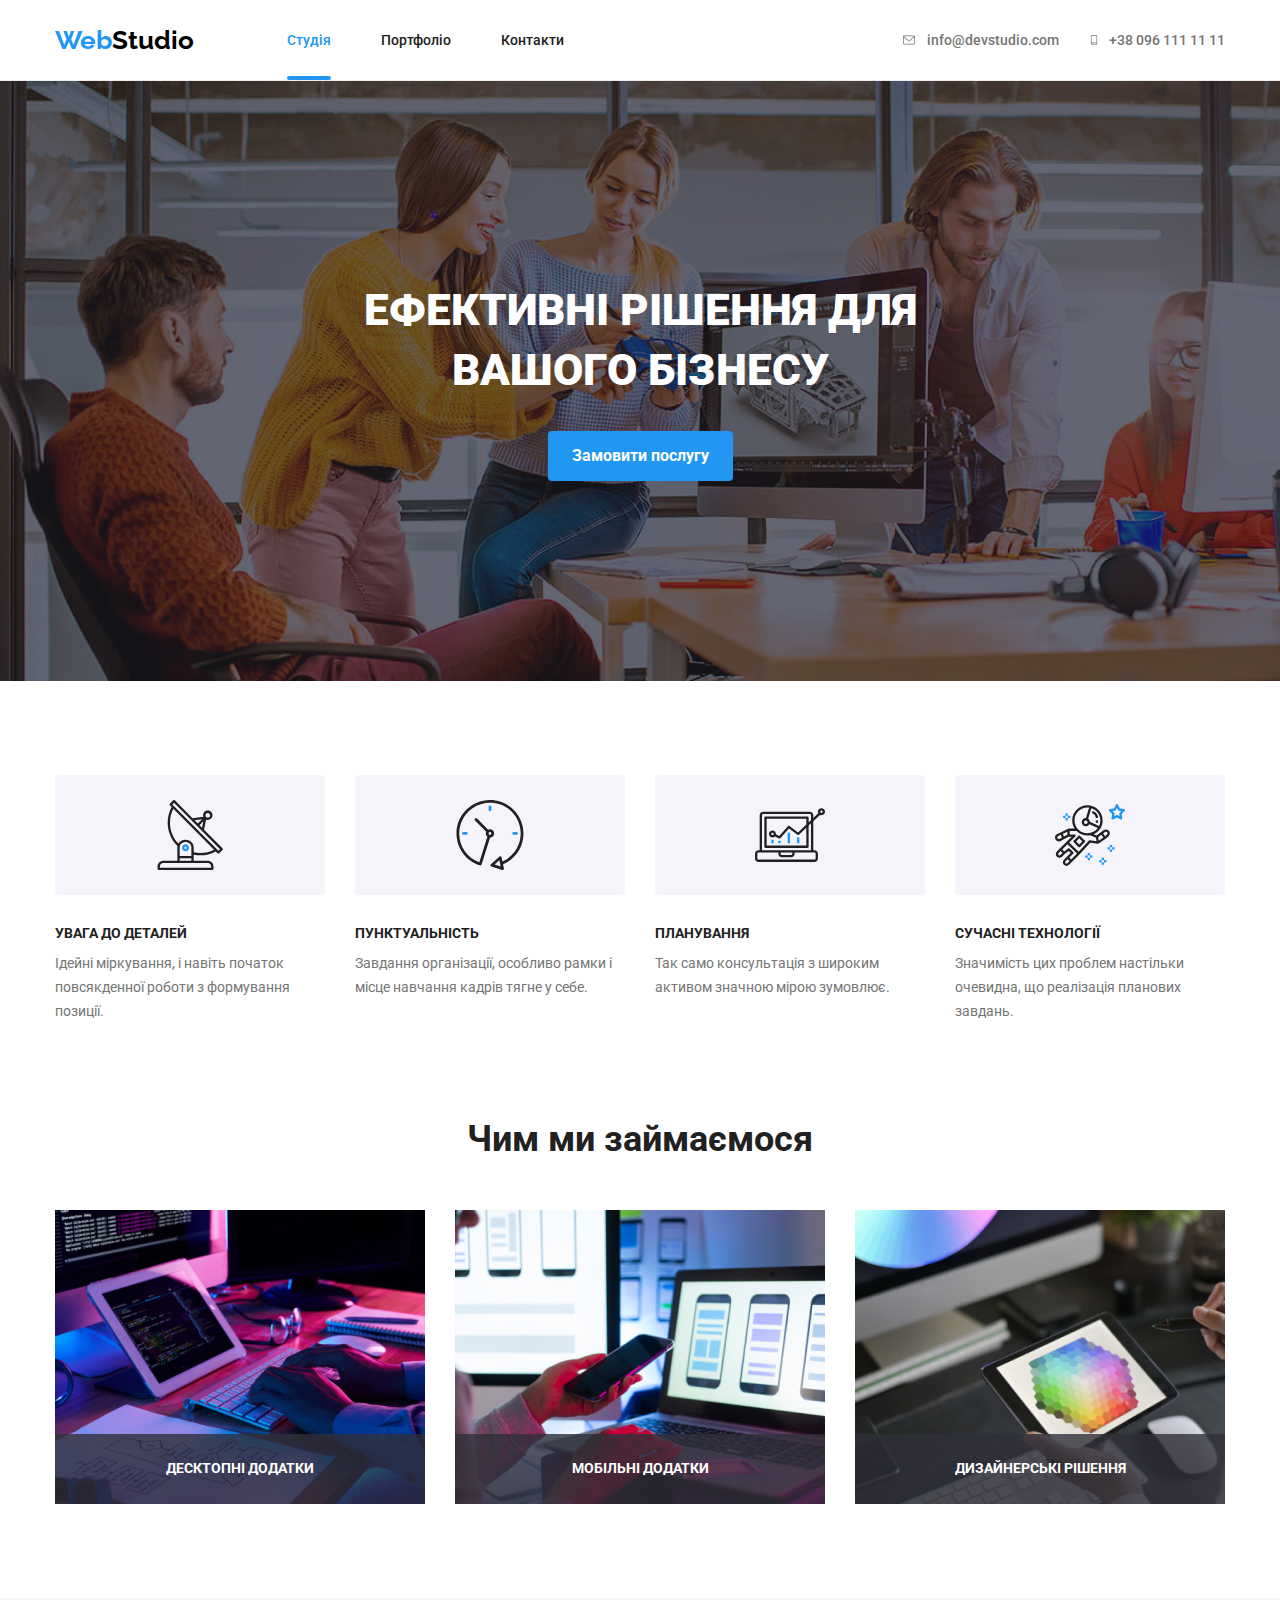
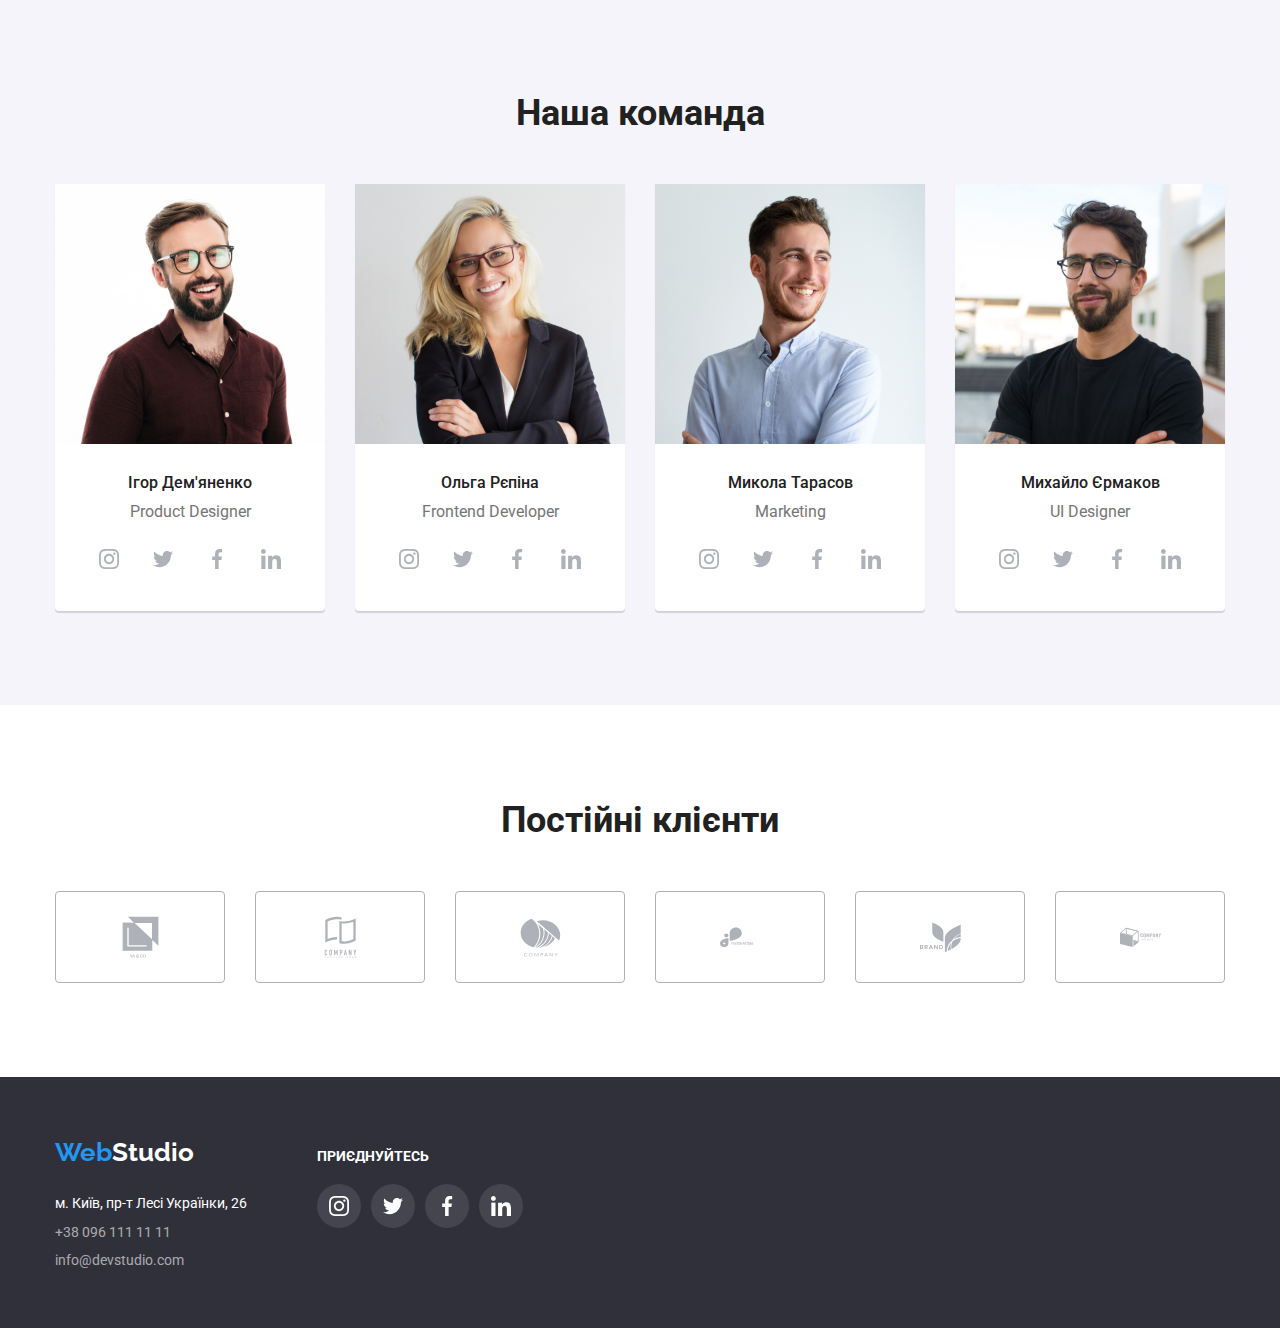
<file: index.html>
<!DOCTYPE html>
<html lang="uk">
<head>
    <meta charset="UTF-8">
    <meta name="viewport" content="width=device-width, initial-scale=1.0">
    <title>Document</title>
    <link rel="preconnect" href="https://fonts.googleapis.com">
    <link rel="preconnect" href="https://fonts.gstatic.com" crossorigin>
    <link href="https://fonts.googleapis.com/css2?family=Raleway:wght@700&family=Roboto:wght@400;500;700;900&display=swap" rel="stylesheet">
    <link rel="stylesheet" href="https://cdnjs.cloudflare.com/ajax/libs/modern-normalize/2.0.0/modern-normalize.min.css">
    <link rel="stylesheet" href="./css/styles.css">
</head>
<body>
    <header>
        <div class="container aside">
            <a href="" class="logo"><span class="logo-web">Web</span>Studio</a>
            <nav>
            <ul class="nav-list list">
                <li class="item"><a href="" class="link current">Студія</a></li>
                <li class="item"><a href="./portfolio.html" class="link">Портфоліо</a></li>
                <li class="item"><a href="" class="link">Контакти</a></li>
            </ul>
            </nav>
            <ul class="contact-list list">
                <li class="item">
                    <a href="mailto:info@devstudio.com" class="link">
                        <svg class="link-icon" width="16px" height="12px" >
                            <use href="./images/symbol-defs.svg#icon-envelope"></use>
                        </svg>
                        info@devstudio.com
                    </a>
                </li>
                <li class="item">
                    <a href="tel:+380961111111" class="tel">
                        <svg class="tel-icon" width="10px" height="16px">
                            <use href="./images/symbol-defs.svg#icon-smartphone"></use>
                        </svg>
                        +38 096 111 11 11
                    </a>
                </li>
            </ul>
        </div>
        
    </header>
        
    <main>
        <section class="main section">
            <div class="container">
                <h1 class="main-banner">ЕФЕКТИВНІ РІШЕННЯ ДЛЯ ВАШОГО БІЗНЕСУ</h1>
                <button data-modal-open type="button" class="btn">Замовити послугу</button>
            </div>
            
        </section>

        <section class="section">
            <div class="container">
                <h2 class="visually-hidden">Особливості</h2>
                <ul class="section-list list icon-list">
                    <li class="item size">
                        <div class="icon-bg">
                            <svg  width="70px" height="70px">
                                <use href="./images/symbol-defs.svg#icon-internet"></use>
                            </svg>
                        </div>
                        <h3 class="subtitle">УВАГА ДО ДЕТАЛЕЙ</h3>
                        <p>Ідейні міркування, і навіть початок повсякденної роботи з формування позиції.</p>
                    </li>
                    <li class="item size">
                        <div class="icon-bg">
                            <svg width="70px" height="70px">
                                <use href="./images/symbol-defs.svg#icon-clock"></use>
                            </svg>
                        </div>
                        <h3 class="subtitle">ПУНКТУАЛЬНІСТЬ</h3>
                        <p>Завдання організації, особливо рамки і місце навчання кадрів тягне у себе.</p>
                    </li>
                    <li class="item size">
                        <div class="icon-bg">
                            <svg width="70px" height="70px">
                                <use href="./images/symbol-defs.svg#icon-diagram"></use>
                            </svg>
                        </div>
                        <h3 class="subtitle">ПЛАНУВАННЯ</h3>
                        <p>Так само консультація з широким активом значною мірою зумовлює.</p>
                    </li>
                    <li class="item size">
                        <div class="icon-bg">
                            <svg width="70px" height="70px">
                                <use href="./images/symbol-defs.svg#icon-astronaut"></use>
                            </svg>
                        </div>
                        <h3 class="subtitle">СУЧАСНІ ТЕХНОЛОГІЇ</h3>
                        <p>Значимість цих проблем настільки очевидна, що реалізація планових завдань.</p>
                    </li>
                </ul>
            </div>
            
        </section>

        <section class="section works">
            <div class="container">
                <h2 class="section-title">Чим ми займаємося</h2>
                <ul class="section-list list">
                    <li class="item">
                        <img src="./images/imgbox1.jpg" alt="Програмування" width="370" height="294">
                        <p class="description">ДЕСКТОПНІ ДОДАТКИ</p>
                    </li>
                    <li class="item">
                        <img src="./images/imgbox2.jpg" alt="Розпробка мобільних додатків" width="370" height="294">
                        <p class="description">МОБІЛЬНІ ДОДАТКИ</p>
                    </li>
                    <li class="item">
                        <img src="./images/imgbox3.jpg" alt="Дизайн" width="370" height="294">
                        <p class="description">ДИЗАЙНЕРСЬКІ РІШЕННЯ</p>
                    </li>
                </ul>
            </div>
            
        </section>

        <section class="team section">
            <div class="container">
                <h2 class="team-title">Наша команда</h2>
                <ul class="team-list list">
                    <li class="item">
                        <img src="./images/product-designer.jpg" alt="Product Designer" width="270" height="260">
                        <div class="team-content">
                            <h3 class="subtitle">Ігор Дем'яненко</h3>
                            <p>Product Designer</p>
                            <ul class="social list">
                                <li class="social-item">
                                    <a href="" class="social-link">
                                    <svg class="social-el" width="20px" height="20px">
                                        <use href="./images/symbol-defs.svg#icon-instagram"></use>
                                    </svg>
                                    </a>
                                </li>
                                <li class="social-item">
                                    <a href="" class="social-link">
                                    <svg class="social-el" width="20px" height="20px">
                                        <use href="./images/symbol-defs.svg#icon-twitter"></use>
                                    </svg>
                                    </a>
                                </li>
                                <li class="social-item">
                                    <a href="" class="social-link">
                                    <svg class="social-el" width="20px" height="20px">
                                        <use href="./images/symbol-defs.svg#icon-facebook"></use>
                                    </svg>
                                    </a>
                                </li>
                                <li class="social-item">
                                    <a href="" class="social-link">
                                    <svg class="social-el" width="20px" height="20px">
                                        <use href="./images/symbol-defs.svg#icon-linkedin"></use>
                                    </svg>
                                    </a>
                                </li>
                            </ul>      
                        </div>
                    </li>
                    <li class="item">
                        <img src="./images/frontend-developer.jpg" alt="Frontend Developer" width="270" height="260">
                        <div class="team-content">
                            <h3 class="subtitle">Ольга Рєпіна</h3>
                            <p>Frontend Developer</p>
                            <ul class="social">
                                <li class="social-item">
                                    <a href="" class="social-link" width="60px">
                                    <svg class="social-el" width="20px" height="20px">
                                        <use href="./images/symbol-defs.svg#icon-instagram"></use>
                                    </svg>
                                    </a>
                                </li>
                                <li class="social-item">
                                    <a href="" class="social-link">
                                    <svg class="social-el" width="20px" height="20px">
                                        <use href="./images/symbol-defs.svg#icon-twitter"></use>
                                    </svg>
                                    </a>
                                </li>
                                <li class="social-item">
                                    <a href="" class="social-link">
                                    <svg class="social-el" width="20px" height="20px">
                                        <use href="./images/symbol-defs.svg#icon-facebook"></use>
                                    </svg>
                                    </a>
                                </li>
                                <li class="social-item">
                                    <a href="" class="social-link">
                                    <svg class="social-el" width="20px" height="20px">
                                        <use href="./images/symbol-defs.svg#icon-linkedin"></use>
                                    </svg>
                                    </a>
                                </li>
                            </ul>
                        </div>
                    </li>
                    <li class="item">
                        <img src="./images/marketing.jpg" alt="Marketing" width="270" height="260">
                        <div class="team-content">
                            <h3 class="subtitle">Микола Тарасов</h3>
                            <p>Marketing</p>
                            <ul class="social">
                                <li class="social-item">
                                    <a href="" class="social-link" width="60px">
                                    <svg class="social-el" width="20px" height="20px">
                                        <use href="./images/symbol-defs.svg#icon-instagram"></use>
                                    </svg>
                                    </a>
                                </li>
                                <li class="social-item">
                                    <a href="" class="social-link">
                                    <svg class="social-el" width="20px" height="20px">
                                        <use href="./images/symbol-defs.svg#icon-twitter"></use>
                                    </svg>
                                    </a>
                                </li>
                                <li class="social-item">
                                    <a href="" class="social-link">
                                    <svg class="social-el" width="20px" height="20px">
                                        <use href="./images/symbol-defs.svg#icon-facebook"></use>
                                    </svg>
                                    </a>
                                </li>
                                <li class="social-item">
                                    <a href="" class="social-link">
                                    <svg class="social-el" width="20px" height="20px">
                                        <use href="./images/symbol-defs.svg#icon-linkedin"></use>
                                    </svg>
                                    </a>
                                </li>
                            </ul>
                        </div>
                    </li>
                    <li class="item">
                        <img src="./images/ui-designer.jpg" alt="UI Designer" width="270" height="260">
                        <div class="team-content">
                            <h3 class="subtitle">Михайло Єрмаков</h3>
                            <p>UI Designer</p>
                            <ul class="social">
                                <li class="social-item">
                                    <a href="" class="social-link" width="60px">
                                    <svg class="social-el" width="20px" height="20px">
                                        <use href="./images/symbol-defs.svg#icon-instagram"></use>
                                    </svg>
                                    </a>
                                </li>
                                <li class="social-item">
                                    <a href="" class="social-link">
                                    <svg class="social-el" width="20px" height="20px">
                                        <use href="./images/symbol-defs.svg#icon-twitter"></use>
                                    </svg>
                                    </a>
                                </li>
                                <li class="social-item">
                                    <a href="" class="social-link">
                                    <svg class="social-el" width="20px" height="20px">
                                        <use href="./images/symbol-defs.svg#icon-facebook"></use>
                                    </svg>
                                    </a>
                                </li>
                                <li class="social-item">
                                    <a href="" class="social-link">
                                    <svg class="social-el" width="20px" height="20px">
                                        <use href="./images/symbol-defs.svg#icon-linkedin"></use>
                                    </svg>
                                    </a>
                                </li>
                            </ul>
                        </div>
                    </li>
                </ul>
            </div>
            
        </section>

        <section class="section">
            <div class="container">
                <h2 class="section-title">Постійні клієнти</h2>
                <ul class="client-list list">
                    <li class="item">
                        <a href="" class="client-link">
                            <svg class="client-el" width="41px" height="46.7px">
                                <use href="./images/symbol-defs.svg#icon-yaco"></use>
                            </svg> 
                        </a>
                    </li>
                    <li class="item">
                        <a href="" class="client-link">
                            <svg class="client-el" width="41px" height="46.7px">
                                <use href="./images/symbol-defs.svg#icon-tagline"></use>
                            </svg> 
                        </a>
                    </li>
                    <li class="item">
                        <a href="" class="client-link">
                            <svg class="client-el" width="41px" height="46.7px">
                                <use href="./images/symbol-defs.svg#icon-company"></use>
                            </svg> 
                        </a>
                    </li>
                    <li class="item">
                        <a href="" class="client-link">
                            <svg class="client-el" width="41px" height="46.7px">
                                <use href="./images/symbol-defs.svg#icon-fosterpeters"></use>
                            </svg> 
                        </a>
                    </li>
                    <li class="item">
                        <a href="" class="client-link">
                            <svg class="client-el" width="41px" height="46.7px">
                                <use href="./images/symbol-defs.svg#icon-brand"></use>
                            </svg> 
                        </a>
                    </li>
                    <li class="item">
                        <a href="" class="client-link">
                            <svg class="client-el" width="41px" height="46.7px">
                                <use href="./images/symbol-defs.svg#icon-tagline2"></use>
                            </svg> 
                        </a>
                    </li>
                </ul>
            </div>
        </section>
    </main>

    <footer>
        <div class="footer container">
            <div class="first-block">
                <a href="" class="logo"><span class="logo-web">Web</span>Studio</a>
                <address class="footer-address">
                    м. Київ, пр-т Лесі Українки, 26
                    <ul class="footer-list list">
                        <li class="item"><a href="tel:+380961111111" class="tel">+38 096 111 11 11</a></li>
                        <li class="item"><a href="mailto:info@devstudio.com" class="link">info@devstudio.com</a></li>
                    </ul>
                </address>
            </div>
           
            <div class="secondary-block">
                <h2 class="title">ПРИЄДНУЙТЕСЬ</h2>
                <ul class="ft-list list">
                    <li class="item">
                        <a href="" class="social-link">
                            <svg class="social-el" width="20px" height="20px">
                                <use href="./images/symbol-defs.svg#icon-instagram"></use>
                            </svg>
                        </a>
                    </li>
                    <li class="item">
                        <a href="" class="social-link">
                            <svg class="social-el" width="20px" height="20px">
                                <use href="./images/symbol-defs.svg#icon-twitter"></use>
                            </svg>
                        </a>
                    </li>
                    <li class="item">
                        <a href="" class="social-link">
                        <svg class="social-el" width="20px" height="20px">
                            <use href="./images/symbol-defs.svg#icon-facebook"></use>
                        </svg>
                        </a>
                    </li>
                    <li class="item">
                        <a href="" class="social-link">
                            <svg class="social-el" width="20px" height="20px">
                                <use href="./images/symbol-defs.svg#icon-linkedin"></use>
                            </svg>
                        </a>
                    </li>
                       
                </ul>
            </div>
        </div>
        

    </footer>
    
    <div class="backdrop is-hidden" data-modal>
        <div class="modal">
            <button class="modal-btn" data-modal-close>
                <img src="./images/Vector.png" alt="" width="11px" height="11px">
            </button>

        </div>
    </div>

    <script src="./modal.js"></script>
</body>
</html>
</file>
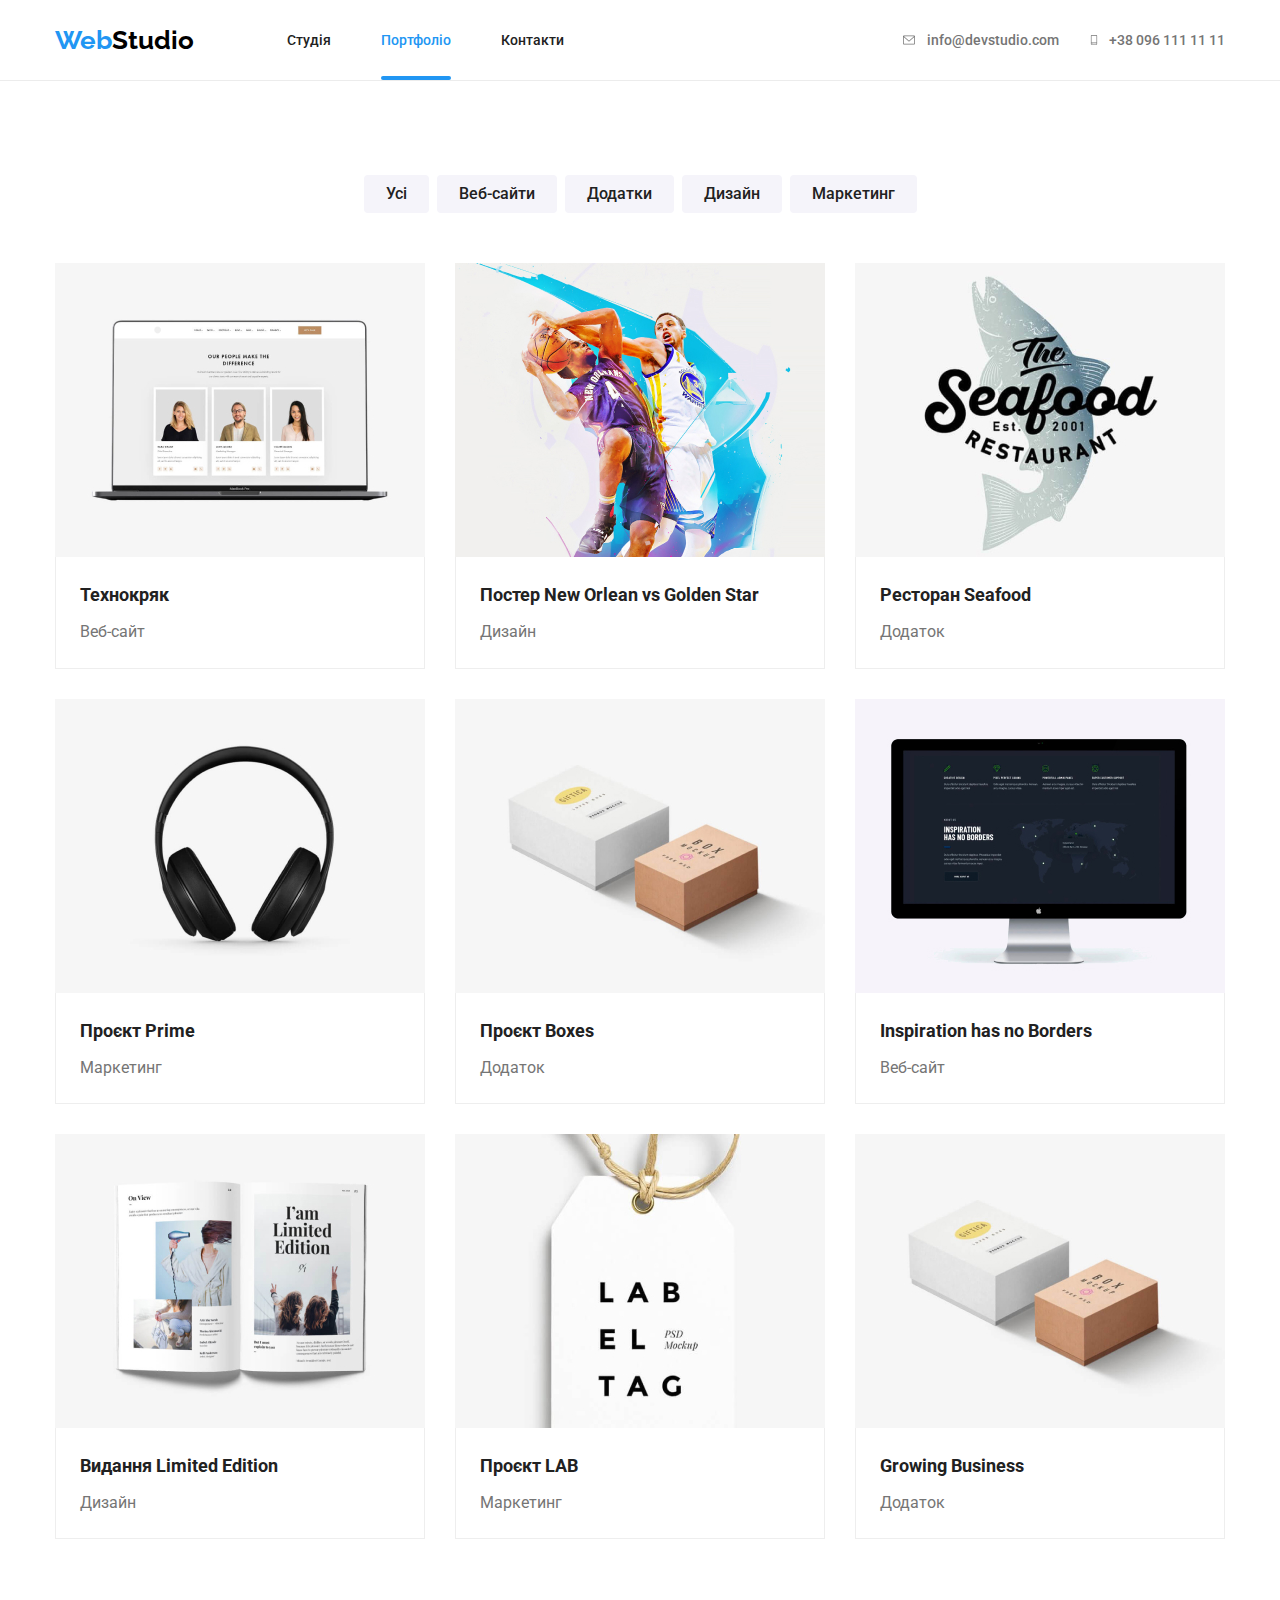
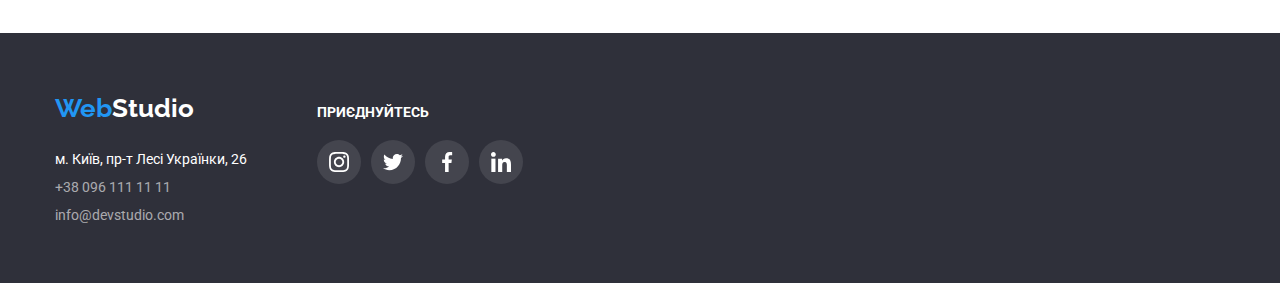
<file: portfolio.html>
<!DOCTYPE html>
<html lang="uk">
<head>
    <meta charset="UTF-8">
    <meta name="viewport" content="width=device-width, initial-scale=1.0">
    <title>Document</title>
    <link rel="preconnect" href="https://fonts.googleapis.com">
<link rel="preconnect" href="https://fonts.gstatic.com" crossorigin>
<link href="https://fonts.googleapis.com/css2?family=Raleway:wght@700&family=Roboto:wght@400;500;700;900&display=swap" rel="stylesheet">
<link rel="stylesheet" href="https://cdnjs.cloudflare.com/ajax/libs/modern-normalize/2.0.0/modern-normalize.min.css">    
<link rel="stylesheet" href="./css/styles.css">
</head>
<body>
    <header>
        <div class="container aside">
            <a href="" class="logo"><span class="logo-web">Web</span>Studio</a>
            <nav>
            <ul class="nav-list list">
                <li class="item"><a href="./index.html" class="link">Студія</a></li>
                <li class="item"><a href="" class="link current">Портфоліо</a></li>
                <li class="item"><a href="" class="link">Контакти</a></li>
            </ul>
            </nav>
            <ul class="contact-list list">
                <li class="item">
                    <a href="mailto:info@devstudio.com" class="link">
                        <svg class="link-icon" width="16px" height="12px" >
                            <use href="./images/symbol-defs.svg#icon-envelope"></use>
                        </svg>
                        info@devstudio.com
                    </a>
                </li>
                <li class="item">
                    <a href="tel:+380961111111" class="tel">
                        <svg class="tel-icon" width="10px" height="16px">
                            <use href="./images/symbol-defs.svg#icon-smartphone"></use>
                        </svg>
                        +38 096 111 11 11
                    </a>
                </li>
            </ul>
        </div>
        
    </header>

    <main>
        <section class="section">
            <div class="container">
                <ul class="btn-list list">
                    <li class="item"><button type="button" class="btn">Усі</button></li>
                    <li class="item"><button type="button" class="btn">Веб-сайти</button></li>
                    <li class="item"><button type="button" class="btn">Додатки</button></li>
                    <li class="item"><button type="button" class="btn">Дизайн</button></li>
                    <li class="item"><button type="button" class="btn">Маркетинг</button></li>
                </ul>
                <h1 class="visually-hidden">Портфоліо</h1>
                <ul class="portfolio-list list">
                    <li class="card">
                        <a href="" class="link">
                            <div class="block-overlay">
                                <img src="./images/portfolio-ws1.jpg" alt="Технокряк" width="370" height="294">
                                <p class="overlay">Ресурс пропонує комплексні пропозиції з різним рівнем функціоналу та сервісів. Все це дозволить відвідувачу отримати вичерпні відомості про компанію чи приватну особу.</p>
                            </div>
                            
                            <div class="card-border">
                                <h2 class="title">Технокряк</h2>
                                <p class="description">Веб-сайт</p>
                            </div>
                            
                            
                        </a>
                    </li>
                    <li class="card">
                        <a href="" class="link">
                            <div class="block-overlay">
                                <img src="./images/portfolio-des1.jpg" alt="Постер New Orlean vs Golden Star" width="370" height="294">
                                <p class="overlay">Ресурс пропонує комплексні пропозиції з різним рівнем функціоналу та сервісів. Все це дозволить відвідувачу отримати вичерпні відомості про компанію чи приватну особу.</p>
                            </div>
                            <div class="card-border">
                                <h2 class="title">Постер New Orlean vs Golden Star</h2>
                                <p class="description">Дизайн</p>
                            </div>
                            
                        </a>
                    </li>
                    <li class="card">
                        <a href="" class="link">
                            <div class="block-overlay">
                                <img src="./images/portfolio-dod1.jpg" alt="Ресторан Seafood" width="370" height="294">
                                <p class="overlay">Ресурс пропонує комплексні пропозиції з різним рівнем функціоналу та сервісів. Все це дозволить відвідувачу отримати вичерпні відомості про компанію чи приватну особу.</p>
                            </div>
                            <div class="card-border">
                                <h2 class="title">Ресторан Seafood</h2>
                                <p class="description">Додаток</p>
                            </div>
                            
                        </a>
                    </li>
                    <li class="card">
                        <a href="" class="link">
                            <div class="block-overlay">
                                <img src="./images/portfolio-mar1.jpg" alt="Проєкт Prime" width="370" height="294">
                                <p class="overlay">Ресурс пропонує комплексні пропозиції з різним рівнем функціоналу та сервісів. Все це дозволить відвідувачу отримати вичерпні відомості про компанію чи приватну особу.</p>
                            </div>
                            <div class="card-border">
                                <h2 class="title">Проєкт Prime</h2>
                                <p class="description">Маркетинг</p>
                            </div>
                            
                        </a>
                    </li>
                    <li class="card">
                        <a href="" class="link">
                            <div class="block-overlay">
                                <img src="./images/portfolio-dod2.jpg" alt="Проєкт Boxes" width="370" height="294">
                                <p class="overlay">Ресурс пропонує комплексні пропозиції з різним рівнем функціоналу та сервісів. Все це дозволить відвідувачу отримати вичерпні відомості про компанію чи приватну особу.</p>
                            </div>
                            <div class="card-border">
                                <h2 class="title">Проєкт Boxes</h2>
                                <p class="description">Додаток</p>
                            </div>
                            
                        </a>
                    </li>
                    <li class="card">
                        <a href="" class="link">
                            <div class="block-overlay">
                                <img src="./images/portfolio-ws2.jpg" alt="Inspiration has no Borders" width="370" height="294">
                                <p class="overlay">Ресурс пропонує комплексні пропозиції з різним рівнем функціоналу та сервісів. Все це дозволить відвідувачу отримати вичерпні відомості про компанію чи приватну особу.</p>
                            </div>
                            <div class="card-border">
                                <h2 class="title">Inspiration has no Borders</h2>
                                <p class="description">Веб-сайт</p>
                            </div>
                            
                        </a>
                    </li>
                    <li class="card">
                        <a href="" class="link">
                            <div class="block-overlay">
                                <img src="./images/portfolio-des2.jpg" alt="Видання Limited Edition" width="370" height="294">
                                <p class="overlay">Ресурс пропонує комплексні пропозиції з різним рівнем функціоналу та сервісів. Все це дозволить відвідувачу отримати вичерпні відомості про компанію чи приватну особу.</p>
                            </div>
                            <div class="card-border">
                                <h2 class="title">Видання Limited Edition</h2>
                                <p class="description">Дизайн</p>
                            </div>
                            
                        </a>
                    </li>
                    <li class="card">
                        <a href="" class="link">
                            <div class="block-overlay">
                                <img src="./images/portfolio-mar2.jpg" alt="Проєкт LAB" width="370" height="294">
                                <p class="overlay">Ресурс пропонує комплексні пропозиції з різним рівнем функціоналу та сервісів. Все це дозволить відвідувачу отримати вичерпні відомості про компанію чи приватну особу.</p>
                            </div>
                            <div class="card-border">
                                <h2 class="title">Проєкт LAB</h2>
                                <p class="description">Маркетинг</p>
                            </div>
                            
                        </a>
                    </li>
                    <li class="card">
                        <a href="" class="link">
                            <div class="block-overlay">
                                <img src="./images/portfolio-dod2.jpg" alt="Growing Business" width="370" height="294">
                                <p class="overlay">Ресурс пропонує комплексні пропозиції з різним рівнем функціоналу та сервісів. Все це дозволить відвідувачу отримати вичерпні відомості про компанію чи приватну особу.</p>
                            </div>
                            <div class="card-border">
                                <h2 class="title">Growing Business</h2>
                                <p class="description">Додаток</p>
                            </div>
                            
                        </a>
                    </li>
                </ul>
            </div>
            
        </section>
    </main>
    <footer>
        <div class="footer container">
            <div class="first-block">
                <a href="" class="logo"><span class="logo-web">Web</span>Studio</a>
                <address class="footer-address">
                    м. Київ, пр-т Лесі Українки, 26
                    <ul class="footer-list list">
                        <li class="item"><a href="tel:+380961111111" class="tel">+38 096 111 11 11</a></li>
                        <li class="item"><a href="mailto:info@devstudio.com" class="link">info@devstudio.com</a></li>
                    </ul>
                </address>
            </div>
           
            <div class="secondary-block">
                <h2 class="title">ПРИЄДНУЙТЕСЬ</h2>
                <ul class="ft-list list">
                    <li class="item">
                        <a href="" class="social-link">
                            <svg class="social-el" width="20px" height="20px">
                                <use href="./images/symbol-defs.svg#icon-instagram"></use>
                            </svg>
                        </a>
                    </li>
                    <li class="item">
                        <a href="" class="social-link">
                            <svg class="social-el" width="20px" height="20px">
                                <use href="./images/symbol-defs.svg#icon-twitter"></use>
                            </svg>
                        </a>
                    </li>
                    <li class="item">
                        <a href="" class="social-link">
                        <svg class="social-el" width="20px" height="20px">
                            <use href="./images/symbol-defs.svg#icon-facebook"></use>
                        </svg>
                        </a>
                    </li>
                    <li class="item">
                        <a href="" class="social-link">
                            <svg class="social-el" width="20px" height="20px">
                                <use href="./images/symbol-defs.svg#icon-linkedin"></use>
                            </svg>
                        </a>
                    </li>
                       
                </ul>
            </div>
        </div>
    </footer>
    
</body>
</html>
</file>
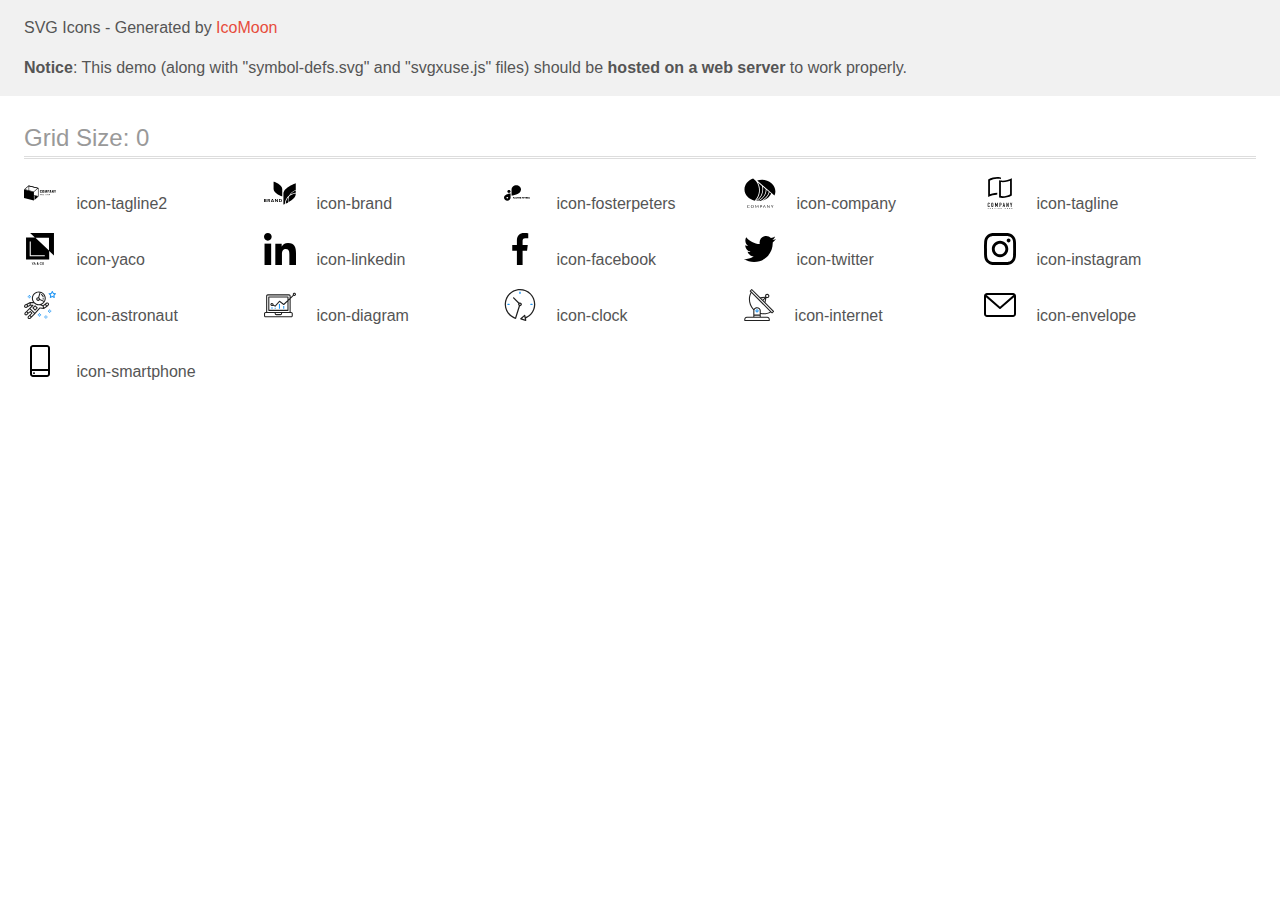
<file: images/demo-external-svg.html>
<!doctype html>
<html>
<head>
    <title>IcoMoon - SVG Icons</title>
    <meta charset="utf-8">
    <meta name="viewport" content="width=device-width, initial-scale=1">
    <link rel="stylesheet" href="demo-files/demo.css">
    <link rel="stylesheet" href="style.css">
</head>
<body>
<header class="bgc1 clearfix">
<div class="mhl">
    <p>SVG Icons - Generated by <a href="https://icomoon.io/app">IcoMoon</a></p><p><strong>Notice</strong>: This demo (along with "symbol-defs.svg" and "svgxuse.js" files) should be <b>hosted on a web server</b> to work properly.</p>
</div>
</header>
    <div class="clearfix mhl ptl">
        <h1 class="mvm mtn fgc1">Grid Size: 0</h1>
        <div class="glyph fs1">
            <div class="clearfix pbs">
                <svg class="icon icon-tagline2"><use xlink:href="symbol-defs.svg#icon-tagline2"></use></svg><span class="name"> icon-tagline2</span>
            </div>
        </div>
        <div class="glyph fs1">
            <div class="clearfix pbs">
                <svg class="icon icon-brand"><use xlink:href="symbol-defs.svg#icon-brand"></use></svg><span class="name"> icon-brand</span>
            </div>
        </div>
        <div class="glyph fs1">
            <div class="clearfix pbs">
                <svg class="icon icon-fosterpeters"><use xlink:href="symbol-defs.svg#icon-fosterpeters"></use></svg><span class="name"> icon-fosterpeters</span>
            </div>
        </div>
        <div class="glyph fs1">
            <div class="clearfix pbs">
                <svg class="icon icon-company"><use xlink:href="symbol-defs.svg#icon-company"></use></svg><span class="name"> icon-company</span>
            </div>
        </div>
        <div class="glyph fs1">
            <div class="clearfix pbs">
                <svg class="icon icon-tagline"><use xlink:href="symbol-defs.svg#icon-tagline"></use></svg><span class="name"> icon-tagline</span>
            </div>
        </div>
        <div class="glyph fs1">
            <div class="clearfix pbs">
                <svg class="icon icon-yaco"><use xlink:href="symbol-defs.svg#icon-yaco"></use></svg><span class="name"> icon-yaco</span>
            </div>
        </div>
        <div class="glyph fs1">
            <div class="clearfix pbs">
                <svg class="icon icon-linkedin"><use xlink:href="symbol-defs.svg#icon-linkedin"></use></svg><span class="name"> icon-linkedin</span>
            </div>
        </div>
        <div class="glyph fs1">
            <div class="clearfix pbs">
                <svg class="icon icon-facebook"><use xlink:href="symbol-defs.svg#icon-facebook"></use></svg><span class="name"> icon-facebook</span>
            </div>
        </div>
        <div class="glyph fs1">
            <div class="clearfix pbs">
                <svg class="icon icon-twitter"><use xlink:href="symbol-defs.svg#icon-twitter"></use></svg><span class="name"> icon-twitter</span>
            </div>
        </div>
        <div class="glyph fs1">
            <div class="clearfix pbs">
                <svg class="icon icon-instagram"><use xlink:href="symbol-defs.svg#icon-instagram"></use></svg><span class="name"> icon-instagram</span>
            </div>
        </div>
        <div class="glyph fs1">
            <div class="clearfix pbs">
                <svg class="icon icon-astronaut"><use xlink:href="symbol-defs.svg#icon-astronaut"></use></svg><span class="name"> icon-astronaut</span>
            </div>
        </div>
        <div class="glyph fs1">
            <div class="clearfix pbs">
                <svg class="icon icon-diagram"><use xlink:href="symbol-defs.svg#icon-diagram"></use></svg><span class="name"> icon-diagram</span>
            </div>
        </div>
        <div class="glyph fs1">
            <div class="clearfix pbs">
                <svg class="icon icon-clock"><use xlink:href="symbol-defs.svg#icon-clock"></use></svg><span class="name"> icon-clock</span>
            </div>
        </div>
        <div class="glyph fs1">
            <div class="clearfix pbs">
                <svg class="icon icon-internet"><use xlink:href="symbol-defs.svg#icon-internet"></use></svg><span class="name"> icon-internet</span>
            </div>
        </div>
        <div class="glyph fs1">
            <div class="clearfix pbs">
                <svg class="icon icon-envelope"><use xlink:href="symbol-defs.svg#icon-envelope"></use></svg><span class="name"> icon-envelope</span>
            </div>
        </div>
        <div class="glyph fs1">
            <div class="clearfix pbs">
                <svg class="icon icon-smartphone"><use xlink:href="symbol-defs.svg#icon-smartphone"></use></svg><span class="name"> icon-smartphone</span>
            </div>
        </div>
  </div>
<script defer src="svgxuse.js"></script>
</body>
</html>
</file>
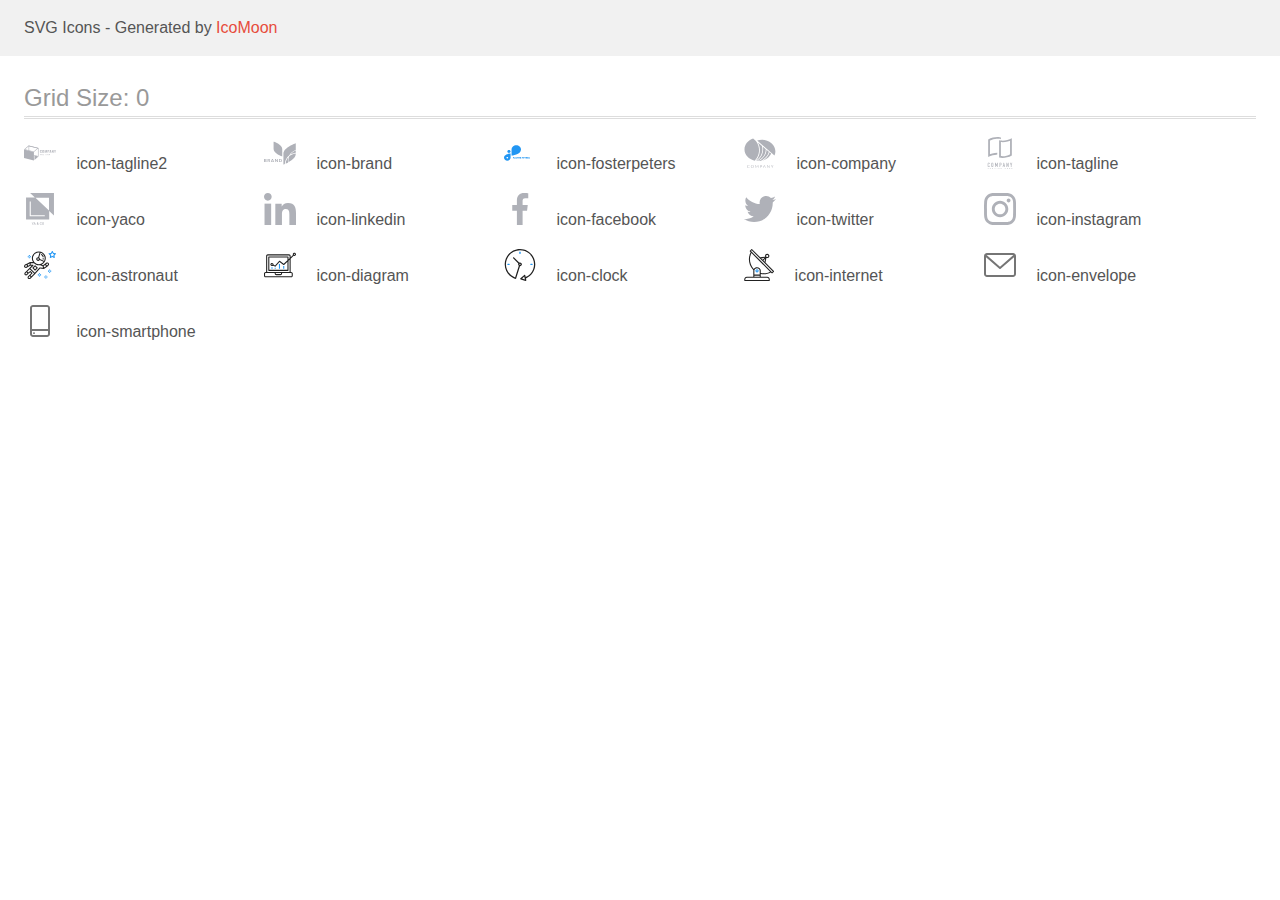
<file: images/demo.html>
<!doctype html>
<html>
<head>
    <title>IcoMoon - SVG Icons</title>
    <meta charset="utf-8">
    <meta name="viewport" content="width=device-width, initial-scale=1">
    <link rel="stylesheet" href="demo-files/demo.css">
    <link rel="stylesheet" href="style.css">
</head>
<body>
<svg aria-hidden="true" style="position: absolute; width: 0; height: 0; overflow: hidden;" version="1.1" xmlns="http://www.w3.org/2000/svg" xmlns:xlink="http://www.w3.org/1999/xlink">
<defs>
<symbol id="icon-tagline2" viewBox="0 0 32 32">
<path fill="#afb1b8" style="fill: var(--color1, #afb1b8)" d="M16.145 15.628c-0.151-0.201-0.223-0.438-0.206-0.677v-0.982c0-0.301 0.068-0.53 0.205-0.686s0.371-0.234 0.703-0.234c0.312 0 0.534 0.067 0.665 0.2 0.143 0.17 0.213 0.378 0.197 0.587v0.231h-0.559v-0.234c0.002-0.076-0.003-0.153-0.016-0.229-0.008-0.052-0.036-0.1-0.080-0.136-0.057-0.039-0.13-0.058-0.202-0.053-0.077-0.005-0.152 0.015-0.213 0.056-0.049 0.040-0.081 0.093-0.093 0.15-0.016 0.080-0.023 0.161-0.022 0.243v1.191c-0.009 0.115 0.016 0.23 0.072 0.335 0.028 0.035 0.066 0.063 0.111 0.081s0.095 0.024 0.144 0.019c0.072 0.005 0.143-0.014 0.198-0.054 0.046-0.039 0.075-0.090 0.083-0.145 0.013-0.079 0.019-0.159 0.017-0.239v-0.242h0.559v0.221c0.016 0.218-0.052 0.435-0.193 0.617-0.128 0.146-0.347 0.219-0.668 0.219s-0.564-0.078-0.702-0.24z"></path>
<path fill="#afb1b8" style="fill: var(--color1, #afb1b8)" d="M18.47 15.638c-0.141-0.153-0.212-0.375-0.212-0.67v-1.032c0-0.292 0.071-0.512 0.212-0.662s0.377-0.224 0.708-0.224c0.328 0 0.563 0.075 0.704 0.224s0.213 0.37 0.213 0.662v1.032c0 0.292-0.072 0.515-0.215 0.669s-0.377 0.231-0.702 0.231c-0.325 0-0.566-0.078-0.708-0.23zM19.438 15.391c0.051-0.096 0.074-0.2 0.067-0.306v-1.264c0.006-0.103-0.016-0.206-0.066-0.3-0.028-0.036-0.068-0.065-0.114-0.082s-0.097-0.024-0.147-0.018c-0.050-0.006-0.101 0-0.148 0.018s-0.086 0.046-0.115 0.082c-0.051 0.093-0.074 0.196-0.067 0.3v1.27c-0.007 0.105 0.016 0.21 0.067 0.306 0.033 0.032 0.073 0.058 0.118 0.076s0.094 0.027 0.144 0.027c0.049 0 0.098-0.009 0.144-0.027s0.085-0.043 0.118-0.076v-0.006z"></path>
<path fill="#afb1b8" style="fill: var(--color1, #afb1b8)" d="M20.767 13.080h0.601l0.452 1.905 0.463-1.905h0.585l0.059 2.749h-0.433l-0.046-1.911-0.446 1.911h-0.347l-0.463-1.918-0.043 1.918h-0.437l0.054-2.749z"></path>
<path fill="#afb1b8" style="fill: var(--color1, #afb1b8)" d="M23.602 13.080h0.937c0.54 0 0.81 0.26 0.81 0.781 0 0.499-0.284 0.747-0.852 0.747h-0.319v1.222h-0.578l0.003-2.749zM24.402 14.255c0.057 0.006 0.115 0.002 0.17-0.013s0.105-0.040 0.148-0.074c0.066-0.093 0.096-0.202 0.083-0.31 0.003-0.084-0.006-0.168-0.028-0.25-0.008-0.027-0.023-0.053-0.043-0.075s-0.045-0.041-0.073-0.055c-0.080-0.033-0.169-0.048-0.258-0.044h-0.224v0.822h0.224z"></path>
<path fill="#afb1b8" style="fill: var(--color1, #afb1b8)" d="M26.182 13.080h0.621l0.637 2.749h-0.539l-0.126-0.634h-0.554l-0.13 0.634h-0.547l0.637-2.749zM26.713 14.877l-0.216-1.154-0.216 1.154h0.433z"></path>
<path fill="#afb1b8" style="fill: var(--color1, #afb1b8)" d="M27.955 13.080h0.405l0.775 1.568v-1.568h0.48v2.749h-0.385l-0.779-1.637v1.637h-0.496l0.001-2.749z"></path>
<path fill="#afb1b8" style="fill: var(--color1, #afb1b8)" d="M30.739 14.782l-0.644-1.697h0.542l0.393 1.090 0.369-1.090h0.531l-0.636 1.697v1.048h-0.555v-1.048z"></path>
<path fill="#afb1b8" style="fill: var(--color1, #afb1b8)" d="M17.038 17.032v0.144h-0.472v1.117h-0.198v-1.117h-0.474v-0.144h1.144z"></path>
<path fill="#afb1b8" style="fill: var(--color1, #afb1b8)" d="M18.517 18.293h-0.153c-0.015 0.001-0.031-0.003-0.043-0.012-0.012-0.007-0.020-0.017-0.025-0.029l-0.136-0.3h-0.655l-0.136 0.3c-0.004 0.013-0.011 0.024-0.021 0.034-0.012 0.008-0.027 0.013-0.043 0.012h-0.153l0.578-1.261h0.201l0.585 1.256zM17.559 17.825h0.546l-0.231-0.513c-0.017-0.039-0.031-0.078-0.043-0.119-0.008 0.024-0.015 0.047-0.022 0.067l-0.021 0.053-0.229 0.512z"></path>
<path fill="#afb1b8" style="fill: var(--color1, #afb1b8)" d="M19.514 18.169c0.036 0.002 0.073 0.002 0.109 0 0.031-0.003 0.062-0.008 0.093-0.015 0.028-0.006 0.056-0.014 0.083-0.023 0.025-0.009 0.051-0.020 0.077-0.031v-0.284h-0.231c-0.006 0-0.011-0-0.017-0.002s-0.010-0.004-0.014-0.008c-0.004-0.003-0.007-0.006-0.009-0.010s-0.003-0.008-0.003-0.013v-0.097h0.449v0.483c-0.037 0.023-0.075 0.043-0.116 0.060s-0.084 0.032-0.128 0.043c-0.047 0.012-0.096 0.021-0.145 0.026-0.056 0.005-0.112 0.008-0.169 0.008-0.1 0.001-0.199-0.015-0.291-0.047-0.087-0.030-0.165-0.075-0.231-0.132-0.064-0.058-0.115-0.125-0.149-0.2-0.036-0.084-0.055-0.172-0.053-0.262-0.001-0.090 0.016-0.179 0.052-0.264 0.033-0.075 0.084-0.143 0.149-0.2s0.145-0.101 0.231-0.131c0.099-0.032 0.204-0.048 0.31-0.047 0.054-0 0.108 0.004 0.161 0.011 0.047 0.007 0.093 0.017 0.138 0.032 0.040 0.013 0.079 0.030 0.116 0.050 0.035 0.020 0.069 0.042 0.101 0.066l-0.056 0.078c-0.004 0.007-0.011 0.013-0.019 0.017s-0.017 0.007-0.026 0.007c-0.013-0-0.025-0.004-0.036-0.010-0.017-0.008-0.036-0.018-0.057-0.030-0.025-0.013-0.051-0.025-0.077-0.034-0.034-0.012-0.070-0.021-0.106-0.028-0.048-0.008-0.098-0.011-0.147-0.011-0.076-0.001-0.152 0.011-0.223 0.035-0.064 0.022-0.122 0.056-0.17 0.1-0.048 0.045-0.085 0.099-0.108 0.157-0.052 0.137-0.052 0.284 0 0.42 0.025 0.059 0.065 0.113 0.116 0.159 0.047 0.043 0.105 0.077 0.169 0.1 0.074 0.022 0.151 0.030 0.229 0.025z"></path>
<path fill="#afb1b8" style="fill: var(--color1, #afb1b8)" d="M21.357 18.149h0.631v0.144h-0.825v-1.261h0.198l-0.005 1.117z"></path>
<path fill="#afb1b8" style="fill: var(--color1, #afb1b8)" d="M22.645 18.293h-0.198v-1.261h0.198v1.261z"></path>
<path fill="#afb1b8" style="fill: var(--color1, #afb1b8)" d="M23.381 17.038c0.012 0.006 0.022 0.014 0.030 0.023l0.845 0.951c-0.001-0.015-0.001-0.030 0-0.045 0-0.014 0-0.028 0-0.041v-0.899h0.172v1.266h-0.099c-0.015 0.001-0.029-0.001-0.043-0.007-0.012-0.006-0.023-0.014-0.031-0.024l-0.844-0.95c0 0.015 0 0.029 0 0.043s0 0.027 0 0.039v0.899h-0.165v-1.261h0.103c0.011 0 0.022 0.002 0.032 0.006z"></path>
<path fill="#afb1b8" style="fill: var(--color1, #afb1b8)" d="M25.885 17.032v0.139h-0.701v0.416h0.568v0.134h-0.568v0.43h0.701v0.139h-0.904v-1.258h0.904z"></path>
<path fill="#afb1b8" style="fill: var(--color1, #afb1b8)" d="M5.161 9.244l8.781 2.153v7.543l-8.781-2.152v-7.544zM4.598 8.601v8.554l9.907 2.429v-8.553l-9.907-2.43z"></path>
<path fill="#afb1b8" style="fill: var(--color1, #afb1b8)" d="M9.908 23.555l-9.908-2.431v-8.553l9.908 2.43v8.554z"></path>
<path fill="#afb1b8" style="fill: var(--color1, #afb1b8)" d="M4.762 9.148l8.667 2.126-3.686 3.183-8.668-2.127 3.687-3.182zM4.598 8.601l-4.598 3.97 9.908 2.43 4.597-3.97-9.907-2.43z"></path>
<path fill="#afb1b8" style="fill: var(--color1, #afb1b8)" d="M10.465 23.074l4.040-3.488-4.040-0.991v4.48z"></path>
</symbol>
<symbol id="icon-brand" viewBox="0 0 32 32">
<path fill="#afb1b8" style="fill: var(--color1, #afb1b8)" d="M2.416 23.738c0.124 0.14 0.19 0.316 0.186 0.496 0.006 0.118-0.016 0.235-0.066 0.344s-0.126 0.205-0.222 0.283c-0.24 0.166-0.538 0.248-0.839 0.229h-1.475v-3.145h1.445c0.285-0.017 0.568 0.056 0.8 0.209 0.093 0.072 0.167 0.162 0.216 0.264s0.071 0.213 0.064 0.324c0.008 0.173-0.051 0.344-0.168 0.481-0.112 0.125-0.267 0.212-0.44 0.246 0.196 0.033 0.372 0.128 0.498 0.269zM0.686 23.264h0.617c0.14 0.009 0.28-0.028 0.393-0.104 0.046-0.038 0.082-0.086 0.105-0.139s0.032-0.111 0.027-0.168c0.004-0.057-0.005-0.114-0.028-0.167s-0.058-0.101-0.103-0.14c-0.116-0.079-0.26-0.117-0.404-0.106h-0.607v0.825zM1.757 24.47c0.050-0.039 0.089-0.089 0.114-0.144s0.036-0.115 0.032-0.175c0.004-0.061-0.008-0.121-0.034-0.177s-0.065-0.106-0.116-0.145c-0.121-0.082-0.269-0.122-0.419-0.114h-0.648v0.865h0.656c0.148 0.008 0.294-0.031 0.414-0.109z"></path>
<path fill="#afb1b8" style="fill: var(--color1, #afb1b8)" d="M5.369 25.090l-0.804-1.229h-0.302v1.229h-0.691v-3.145h1.309c0.33-0.021 0.656 0.075 0.911 0.267 0.183 0.171 0.293 0.396 0.311 0.634s-0.058 0.475-0.214 0.667c-0.161 0.169-0.382 0.282-0.624 0.32l0.856 1.257h-0.752zM4.264 23.433h0.565c0.393 0 0.589-0.159 0.589-0.476 0.004-0.065-0.007-0.13-0.032-0.191s-0.063-0.116-0.113-0.163c-0.124-0.094-0.284-0.14-0.445-0.128h-0.572l0.007 0.957z"></path>
<path fill="#afb1b8" style="fill: var(--color1, #afb1b8)" d="M9.148 24.457h-1.378l-0.243 0.633h-0.725l1.265-3.11h0.784l1.26 3.11h-0.725l-0.238-0.633zM8.963 23.981l-0.503-1.327-0.503 1.327h1.007z"></path>
<path fill="#afb1b8" style="fill: var(--color1, #afb1b8)" d="M13.878 25.090h-0.686l-1.539-2.139v2.139h-0.685v-3.145h0.685l1.539 2.151v-2.151h0.686v3.145z"></path>
<path fill="#afb1b8" style="fill: var(--color1, #afb1b8)" d="M17.794 24.338c-0.142 0.237-0.358 0.431-0.621 0.555-0.299 0.138-0.63 0.206-0.965 0.198h-1.222v-3.145h1.222c0.334-0.008 0.665 0.058 0.965 0.194 0.263 0.121 0.479 0.312 0.621 0.548 0.141 0.256 0.215 0.538 0.215 0.825s-0.074 0.569-0.215 0.825zM17.009 24.262c0.196-0.209 0.304-0.475 0.304-0.751s-0.108-0.542-0.304-0.75c-0.237-0.189-0.545-0.285-0.859-0.267h-0.476v2.036h0.476c0.314 0.018 0.622-0.078 0.859-0.267z"></path>
<path fill="#afb1b8" style="fill: var(--color1, #afb1b8)" d="M9.578 4.453c0 0 8.858 3.062 8.67 7.493v7.494c0 0-8.851-3.063-8.666-7.494l-0.003-7.493z"></path>
<path fill="#afb1b8" style="fill: var(--color1, #afb1b8)" d="M26.139 17.685c1.673-1.054 3.608-1.707 5.628-1.899v-2.346c-2.327 0.821-4.302 2.311-5.628 4.245z"></path>
<path fill="#afb1b8" style="fill: var(--color1, #afb1b8)" d="M25.134 18.392c1.369-2.524 3.743-4.472 6.633-5.443v-6.76c0 0-12.615 4.362-12.348 10.671v10.67c0 0 0.562-0.195 1.446-0.561 0-0.341 0-0.685 0.040-1.031 0.261-2.929 1.782-5.644 4.228-7.546z"></path>
<path fill="#afb1b8" style="fill: var(--color1, #afb1b8)" d="M23.934 22.356c0.066-0.74 0.214-1.472 0.441-2.185-1.523 1.643-2.446 3.682-2.638 5.83-0.018 0.203-0.029 0.406-0.034 0.615 0.716-0.315 1.55-0.708 2.426-1.171-0.224-1.016-0.29-2.056-0.196-3.090z"></path>
<path fill="#afb1b8" style="fill: var(--color1, #afb1b8)" d="M24.436 22.394c-0.084 0.935-0.032 1.876 0.156 2.798 3.446-1.888 7.319-4.806 7.17-8.332v-0.307c-2.462 0.252-4.766 1.238-6.557 2.805-0.419 0.971-0.678 1.994-0.768 3.036z"></path>
</symbol>
<symbol id="icon-fosterpeters" viewBox="0 0 32 32">
<path fill="#2196f3" style="fill: var(--color2, #2196f3)" d="M4.949 13.027h-0.001c-0.903 0-1.635 0.65-1.635 1.453v0.001c0 0.802 0.732 1.453 1.635 1.453h0.001c0.903 0 1.635-0.65 1.635-1.453v-0.001c0-0.802-0.732-1.453-1.635-1.453z"></path>
<path fill="#2196f3" style="fill: var(--color2, #2196f3)" d="M17.015 12.563c-0.003-1.114-0.502-2.182-1.388-2.97s-2.088-1.232-3.342-1.234v0c-1.254 0.002-2.457 0.446-3.344 1.234s-1.386 1.856-1.389 2.971v6.145c0 0 9.462-0.937 9.463-6.144v-0.001z"></path>
<path fill="#2196f3" style="fill: var(--color2, #2196f3)" d="M0 20.725c0.002 0.775 0.35 1.518 0.967 2.067s1.453 0.857 2.325 0.86c0.872-0.002 1.708-0.311 2.325-0.859s0.964-1.291 0.967-2.066v-4.276c0 0-6.584 0.652-6.584 4.275zM3.292 21.491c-0.171 0-0.337-0.045-0.479-0.129s-0.252-0.204-0.317-0.344c-0.065-0.14-0.082-0.294-0.049-0.443s0.115-0.285 0.236-0.392 0.274-0.18 0.441-0.21c0.167-0.030 0.341-0.014 0.498 0.044s0.292 0.156 0.387 0.282c0.095 0.126 0.145 0.274 0.145 0.426 0 0.101-0.022 0.201-0.065 0.294s-0.107 0.178-0.187 0.25c-0.080 0.071-0.175 0.128-0.28 0.167s-0.217 0.059-0.331 0.059v-0.003z"></path>
<path fill="#2196f3" style="fill: var(--color2, #2196f3)" d="M9.945 21.069h-0.635v0.656h-0.331v-1.606h1.046v0.268h-0.715v0.415h0.635v0.267zM11.536 20.958c0 0.158-0.028 0.297-0.084 0.416s-0.136 0.211-0.24 0.276c-0.104 0.065-0.223 0.097-0.357 0.097-0.133 0-0.252-0.032-0.356-0.096s-0.185-0.155-0.243-0.273c-0.057-0.119-0.086-0.256-0.087-0.41v-0.079c0-0.158 0.028-0.297 0.085-0.417s0.138-0.213 0.242-0.277c0.104-0.065 0.224-0.097 0.357-0.097s0.253 0.032 0.356 0.097c0.104 0.064 0.185 0.156 0.242 0.277s0.086 0.258 0.086 0.416v0.072zM11.201 20.886c0-0.168-0.030-0.296-0.090-0.384s-0.146-0.131-0.258-0.131c-0.111 0-0.197 0.043-0.257 0.13s-0.091 0.212-0.092 0.379v0.078c0 0.164 0.030 0.291 0.090 0.382s0.147 0.136 0.26 0.136c0.111 0 0.196-0.043 0.256-0.13s0.090-0.215 0.090-0.382v-0.078zM12.609 21.304c0-0.063-0.022-0.11-0.066-0.143s-0.124-0.069-0.238-0.106c-0.115-0.038-0.206-0.074-0.272-0.11-0.182-0.099-0.274-0.231-0.274-0.398 0-0.087 0.024-0.164 0.073-0.232s0.12-0.122 0.211-0.16c0.092-0.038 0.195-0.057 0.309-0.057s0.217 0.021 0.307 0.063c0.090 0.041 0.159 0.1 0.208 0.175s0.075 0.162 0.075 0.258h-0.331c0-0.074-0.023-0.131-0.069-0.171s-0.111-0.062-0.195-0.062c-0.081 0-0.144 0.017-0.189 0.052s-0.067 0.079-0.067 0.135c0 0.052 0.026 0.096 0.078 0.131s0.131 0.068 0.233 0.099c0.188 0.057 0.325 0.127 0.411 0.211s0.129 0.188 0.129 0.313c0 0.139-0.053 0.248-0.158 0.328s-0.247 0.118-0.425 0.118c-0.124 0-0.236-0.022-0.338-0.067s-0.179-0.108-0.233-0.186c-0.053-0.079-0.079-0.17-0.079-0.274h0.332c0 0.177 0.106 0.266 0.318 0.266 0.079 0 0.14-0.016 0.184-0.047s0.066-0.077 0.066-0.135zM14.375 20.387h-0.492v1.338h-0.331v-1.338h-0.485v-0.268h1.308v0.268zM15.531 21.029h-0.635v0.43h0.746v0.266h-1.076v-1.606h1.074v0.268h-0.743v0.383h0.635v0.259zM16.43 21.137h-0.264v0.588h-0.331v-1.606h0.597c0.19 0 0.336 0.042 0.439 0.127s0.154 0.204 0.154 0.358c0 0.11-0.024 0.201-0.072 0.275s-0.119 0.131-0.215 0.174l0.347 0.656v0.015h-0.355l-0.301-0.588zM16.166 20.869h0.267c0.083 0 0.147-0.021 0.193-0.063s0.068-0.101 0.068-0.175c0-0.076-0.022-0.135-0.065-0.179s-0.108-0.065-0.197-0.065h-0.266v0.482zM18.171 21.159v0.566h-0.331v-1.606h0.626c0.121 0 0.227 0.022 0.318 0.066s0.163 0.107 0.212 0.189c0.049 0.081 0.074 0.173 0.074 0.277 0 0.157-0.054 0.282-0.162 0.373s-0.256 0.136-0.447 0.136h-0.29zM18.171 20.891h0.296c0.088 0 0.154-0.021 0.2-0.062s0.070-0.1 0.070-0.176c0-0.079-0.023-0.142-0.070-0.191s-0.11-0.074-0.192-0.075h-0.303v0.504zM20.265 21.029h-0.635v0.43h0.746v0.266h-1.076v-1.606h1.074v0.268h-0.743v0.383h0.635v0.259zM21.8 20.387h-0.492v1.338h-0.331v-1.338h-0.485v-0.268h1.308v0.268zM22.956 21.029h-0.635v0.43h0.746v0.266h-1.076v-1.606h1.074v0.268h-0.743v0.383h0.635v0.259zM23.855 21.137h-0.264v0.588h-0.331v-1.606h0.597c0.19 0 0.336 0.042 0.439 0.127s0.154 0.204 0.154 0.358c0 0.11-0.024 0.201-0.072 0.275s-0.119 0.131-0.215 0.174l0.347 0.656v0.015h-0.355l-0.301-0.588zM23.591 20.869h0.267c0.083 0 0.147-0.021 0.193-0.063s0.068-0.101 0.068-0.175c0-0.076-0.022-0.135-0.065-0.179s-0.108-0.065-0.197-0.065h-0.266v0.482zM25.536 21.304c0-0.063-0.022-0.11-0.066-0.143s-0.124-0.069-0.238-0.106c-0.115-0.038-0.206-0.074-0.272-0.11-0.182-0.099-0.274-0.231-0.274-0.398 0-0.087 0.024-0.164 0.073-0.232s0.119-0.122 0.211-0.16c0.092-0.038 0.195-0.057 0.309-0.057s0.217 0.021 0.307 0.063c0.090 0.041 0.159 0.1 0.208 0.175s0.075 0.162 0.075 0.258h-0.331c0-0.074-0.023-0.131-0.069-0.171s-0.111-0.062-0.195-0.062c-0.081 0-0.144 0.017-0.189 0.052s-0.067 0.079-0.067 0.135c0 0.052 0.026 0.096 0.078 0.131s0.131 0.068 0.233 0.099c0.188 0.057 0.325 0.127 0.411 0.211s0.129 0.188 0.129 0.313c0 0.139-0.053 0.248-0.158 0.328s-0.247 0.118-0.425 0.118c-0.124 0-0.236-0.022-0.337-0.067s-0.179-0.108-0.233-0.186c-0.053-0.079-0.079-0.17-0.079-0.274h0.332c0 0.177 0.106 0.266 0.318 0.266 0.079 0 0.14-0.016 0.184-0.047s0.066-0.077 0.066-0.135z"></path>
</symbol>
<symbol id="icon-company" viewBox="0 0 32 32">
<path fill="#afb1b8" style="fill: var(--color1, #afb1b8)" d="M5.267 30.294c0.011 0 0.022 0.003 0.033 0.007s0.020 0.010 0.027 0.017l0.155 0.148c-0.12 0.12-0.269 0.216-0.436 0.281-0.196 0.071-0.406 0.106-0.619 0.101-0.199 0.004-0.397-0.029-0.582-0.094-0.166-0.060-0.316-0.151-0.438-0.266-0.125-0.119-0.221-0.259-0.283-0.411-0.068-0.17-0.101-0.348-0.099-0.527-0.003-0.181 0.033-0.36 0.107-0.529 0.068-0.153 0.17-0.293 0.301-0.411 0.132-0.116 0.291-0.207 0.465-0.268 0.191-0.064 0.394-0.096 0.599-0.094 0.19-0.004 0.379 0.025 0.556 0.086 0.154 0.058 0.295 0.138 0.417 0.238l-0.13 0.158c-0.009 0.011-0.020 0.021-0.033 0.029-0.015 0.009-0.034 0.013-0.052 0.012-0.020-0.001-0.040-0.007-0.056-0.017l-0.070-0.042-0.097-0.054c-0.042-0.020-0.085-0.037-0.13-0.052-0.058-0.018-0.117-0.032-0.176-0.042-0.076-0.012-0.153-0.018-0.231-0.017-0.147-0.002-0.294 0.022-0.43 0.071-0.127 0.045-0.242 0.113-0.337 0.199-0.097 0.092-0.171 0.2-0.219 0.317-0.055 0.134-0.082 0.276-0.079 0.418-0.002 0.145 0.025 0.288 0.079 0.425 0.047 0.116 0.12 0.223 0.215 0.315 0.089 0.086 0.199 0.152 0.322 0.195 0.127 0.046 0.262 0.068 0.399 0.067 0.079 0.001 0.158-0.003 0.237-0.013 0.128-0.014 0.25-0.052 0.359-0.113 0.054-0.031 0.106-0.066 0.153-0.104 0.020-0.017 0.046-0.026 0.074-0.027z"></path>
<path fill="#afb1b8" style="fill: var(--color1, #afb1b8)" d="M9.745 29.549c0.002 0.179-0.033 0.356-0.105 0.524-0.063 0.152-0.163 0.291-0.292 0.407s-0.286 0.207-0.458 0.267c-0.38 0.126-0.799 0.126-1.179 0-0.172-0.061-0.327-0.152-0.456-0.268-0.129-0.118-0.23-0.258-0.295-0.411-0.14-0.339-0.14-0.71 0-1.050 0.066-0.153 0.166-0.293 0.295-0.413 0.13-0.112 0.285-0.2 0.456-0.258 0.379-0.128 0.8-0.128 1.179 0 0.172 0.061 0.328 0.152 0.458 0.268 0.128 0.117 0.227 0.255 0.293 0.406 0.072 0.169 0.107 0.347 0.105 0.527zM9.338 29.549c0.003-0.143-0.022-0.285-0.074-0.421-0.043-0.116-0.114-0.224-0.207-0.315-0.091-0.087-0.203-0.154-0.328-0.199-0.276-0.092-0.581-0.092-0.857 0-0.125 0.044-0.237 0.112-0.328 0.199-0.095 0.091-0.166 0.198-0.209 0.315-0.099 0.274-0.099 0.568 0 0.842 0.044 0.117 0.115 0.224 0.209 0.315 0.091 0.086 0.203 0.153 0.328 0.197 0.276 0.090 0.581 0.090 0.857 0 0.125-0.044 0.237-0.111 0.328-0.197 0.093-0.092 0.164-0.199 0.207-0.315 0.052-0.136 0.077-0.278 0.074-0.421z"></path>
<path fill="#afb1b8" style="fill: var(--color1, #afb1b8)" d="M12.801 29.991l0.041 0.094c0.015-0.034 0.029-0.064 0.045-0.094 0.015-0.032 0.032-0.063 0.050-0.093l0.991-1.565c0.019-0.027 0.037-0.044 0.056-0.049 0.026-0.007 0.054-0.010 0.081-0.008h0.293v2.545h-0.347v-1.871c0-0.024 0-0.051 0-0.079-0.002-0.029-0.002-0.058 0-0.088l-0.997 1.587c-0.013 0.024-0.033 0.044-0.058 0.058s-0.055 0.021-0.085 0.021h-0.056c-0.030 0-0.060-0.007-0.085-0.021s-0.046-0.034-0.058-0.058l-1.026-1.597c0 0.030 0 0.061 0 0.091s0 0.057 0 0.081v1.871h-0.335v-2.54h0.293c0.028-0.001 0.055 0.001 0.081 0.008 0.024 0.010 0.043 0.028 0.054 0.049l1.012 1.567c0.020 0.029 0.037 0.059 0.050 0.091z"></path>
<path fill="#afb1b8" style="fill: var(--color1, #afb1b8)" d="M16.529 29.864v0.953h-0.388v-2.542h0.865c0.163-0.003 0.326 0.016 0.483 0.056 0.125 0.031 0.242 0.085 0.341 0.158 0.086 0.069 0.153 0.154 0.194 0.249 0.046 0.104 0.068 0.214 0.066 0.325 0.002 0.111-0.023 0.222-0.072 0.325-0.047 0.098-0.118 0.185-0.209 0.254-0.099 0.076-0.216 0.134-0.343 0.168-0.151 0.042-0.309 0.062-0.467 0.059l-0.469-0.007zM16.529 29.592h0.469c0.102 0.001 0.203-0.012 0.3-0.039 0.080-0.023 0.154-0.061 0.217-0.11 0.058-0.047 0.103-0.104 0.132-0.168 0.032-0.068 0.048-0.141 0.047-0.214 0.004-0.071-0.009-0.141-0.039-0.207s-0.076-0.125-0.136-0.174c-0.148-0.1-0.334-0.149-0.522-0.136h-0.469v1.048z"></path>
<path fill="#afb1b8" style="fill: var(--color1, #afb1b8)" d="M21.741 30.821h-0.306c-0.031 0.001-0.061-0.007-0.085-0.024-0.022-0.016-0.039-0.036-0.050-0.059l-0.264-0.615h-1.324l-0.273 0.615c-0.010 0.022-0.027 0.042-0.049 0.057-0.025 0.017-0.056 0.026-0.087 0.025h-0.306l1.163-2.546h0.403l1.179 2.546zM19.821 29.876h1.093l-0.461-1.036c-0.035-0.078-0.064-0.158-0.087-0.239l-0.045 0.133c-0.014 0.040-0.029 0.078-0.043 0.108l-0.458 1.034z"></path>
<path fill="#afb1b8" style="fill: var(--color1, #afb1b8)" d="M23.416 28.288c0.023 0.011 0.043 0.027 0.058 0.045l1.697 1.919c0-0.030 0-0.061 0-0.089s0-0.057 0-0.084v-1.803h0.347v2.545h-0.194c-0.028 0.001-0.055-0.004-0.079-0.015-0.024-0.012-0.045-0.028-0.062-0.047l-1.695-1.917c0.002 0.029 0.002 0.058 0 0.088 0 0.029 0 0.054 0 0.077v1.814h-0.347v-2.545h0.206c0.024-0.001 0.048 0.003 0.070 0.012z"></path>
<path fill="#afb1b8" style="fill: var(--color1, #afb1b8)" d="M28.375 29.809v1.011h-0.388v-1.011l-1.072-1.533h0.347c0.030-0.002 0.059 0.006 0.083 0.022 0.021 0.016 0.039 0.036 0.052 0.057l0.671 0.989c0.027 0.042 0.050 0.081 0.070 0.118s0.035 0.072 0.049 0.108l0.050-0.11c0.019-0.040 0.041-0.079 0.066-0.116l0.661-0.996c0.014-0.020 0.031-0.038 0.050-0.054 0.023-0.017 0.053-0.027 0.083-0.025h0.351l-1.074 1.54z"></path>
<path fill="#afb1b8" style="fill: var(--color1, #afb1b8)" d="M12.609 24.004c0.169 0.019 0.339 0.034 0.512 0.047 2.616-1.017 4.829-2.681 6.363-4.785s2.319-4.553 2.259-7.043l-2.883-2.505c0.586 2.651 0.312 5.39-0.792 7.913s-2.994 4.729-5.459 6.372z"></path>
<path fill="#afb1b8" style="fill: var(--color1, #afb1b8)" d="M11.579 23.888l0.078 0.013c2.634-1.637 4.642-3.923 5.765-6.562s1.308-5.51 0.533-8.242l-4.106-3.568c1.661 2.933 2.33 6.215 1.928 9.464s-1.857 6.334-4.196 8.893z"></path>
<path fill="#afb1b8" style="fill: var(--color1, #afb1b8)" d="M25.506 15.165c-0.698 2.735-2.392 5.202-4.832 7.035-0.712 0.538-1.481 1.017-2.296 1.432 1.986-0.507 3.812-1.404 5.337-2.621s2.707-2.723 3.456-4.4l-1.665-1.445z"></path>
<path fill="#afb1b8" style="fill: var(--color1, #afb1b8)" d="M24.853 14.763l-2.371-2.060c-0.045 2.349-0.814 4.644-2.226 6.648s-3.416 3.642-5.803 4.745h0.012c0.532-0 1.064-0.028 1.592-0.083 2.231-0.791 4.202-2.050 5.737-3.664s2.586-3.533 3.060-5.586z"></path>
<path fill="#afb1b8" style="fill: var(--color1, #afb1b8)" d="M11.923 4.026l-2.829-2.461c-2.529 0.849-4.704 2.342-6.24 4.282s-2.362 4.239-2.37 6.595v0c0.009 2.603 1.018 5.128 2.865 7.177s4.429 3.504 7.335 4.135c2.594-2.746 4.113-6.14 4.336-9.688s-0.862-7.065-3.097-10.040z"></path>
<path fill="#afb1b8" style="fill: var(--color1, #afb1b8)" d="M31.388 14.384c-0.010-3.088-1.427-6.047-3.94-8.23s-5.919-3.414-9.473-3.423c-1.642-0.001-3.271 0.262-4.803 0.777l17.32 15.048c0.593-1.33 0.897-2.744 0.896-4.171z"></path>
</symbol>
<symbol id="icon-tagline" viewBox="0 0 32 32">
<path fill="#afb1b8" style="fill: var(--color1, #afb1b8)" d="M14.224 1.806h-0.084c-0.129-0.008-0.258-0.011-0.388-0.014v0h-0.28c-0.244 0-0.494 0.006-0.741 0.019-0.019-0.001-0.037-0.001-0.056 0-2.243 0.127-4.44 0.688-6.471 1.651l-0.266 0.128v13.625l0.623-0.211c0.546-0.188 1.129-0.357 1.731-0.513 1.629-0.418 3.301-0.64 4.982-0.662v1.79c-0.223 0.002-0.439 0.008-0.655 0.019h-0.051c-1.294 0.071-2.577 0.268-3.833 0.588-1.59 0.398-3.124 0.996-4.566 1.779v-17.475c1.497-0.873 3.11-1.529 4.79-1.948 1.475-0.381 2.992-0.576 4.515-0.582h0.263c0.314 0.008 0.621 0.022 0.909 0.044 0.759 0.053 1.511 0.173 2.249 0.358v1.762c-0.717-0.167-1.445-0.277-2.179-0.329-0.015-0.001-0.030-0.003-0.045-0.004-0.152-0.013-0.304-0.026-0.446-0.026zM17.325 3.607c0.391 0.030 0.796 0.044 1.205 0.044 1.601-0.006 3.195-0.21 4.747-0.609 1.589-0.4 3.123-0.998 4.564-1.781v17.163c-1.498 0.873-3.111 1.529-4.792 1.948-1.475 0.379-2.992 0.574-4.515 0.581-1.154 0.009-2.304-0.126-3.425-0.404v-17.275c0.265 0.061 0.537 0.117 0.814 0.164 0.455 0.077 0.934 0.133 1.401 0.167zM26.060 3.74l-0.623 0.21c-0.573 0.192-1.15 0.365-1.731 0.518-1.691 0.434-3.428 0.657-5.173 0.663-0.406 0-0.78-0.011-1.141-0.034l-0.497-0.033v14.017l0.427 0.038c0.395 0.034 0.803 0.052 1.214 0.052 1.374-0.006 2.743-0.183 4.074-0.527 1.096-0.275 2.162-0.658 3.184-1.144l0.266-0.128v-13.63z"></path>
<path fill="#afb1b8" style="fill: var(--color1, #afb1b8)" d="M5.377 25.977c-0.090-0.093-0.197-0.166-0.317-0.214s-0.247-0.071-0.376-0.066c-0.137-0.002-0.273 0.024-0.4 0.075-0.117 0.046-0.222 0.116-0.311 0.205s-0.156 0.196-0.201 0.313c-0.049 0.123-0.073 0.254-0.072 0.387v2.335c-0.006 0.165 0.026 0.328 0.092 0.479 0.055 0.12 0.135 0.226 0.234 0.313 0.093 0.079 0.203 0.135 0.321 0.166 0.114 0.032 0.231 0.048 0.349 0.049 0.13 0.001 0.259-0.027 0.377-0.081 0.117-0.051 0.222-0.124 0.311-0.216 0.087-0.091 0.156-0.197 0.204-0.313 0.050-0.118 0.075-0.244 0.075-0.372v-0.261h-0.61v0.208c0.002 0.071-0.010 0.142-0.036 0.208-0.020 0.050-0.050 0.095-0.089 0.131-0.038 0.031-0.081 0.053-0.128 0.067-0.041 0.014-0.084 0.021-0.128 0.022-0.054 0.006-0.11-0.002-0.16-0.024s-0.094-0.057-0.126-0.101c-0.058-0.094-0.086-0.203-0.081-0.313v-2.177c-0.004-0.121 0.022-0.241 0.075-0.349 0.032-0.049 0.077-0.089 0.129-0.114s0.112-0.034 0.17-0.027c0.053-0.002 0.105 0.009 0.152 0.032s0.089 0.057 0.12 0.099c0.068 0.090 0.104 0.2 0.101 0.313v0.202h0.604v-0.238c0.001-0.14-0.024-0.278-0.075-0.408-0.045-0.122-0.114-0.234-0.204-0.329z"></path>
<path fill="#afb1b8" style="fill: var(--color1, #afb1b8)" d="M9.002 25.95c-0.195-0.164-0.44-0.255-0.694-0.257-0.124 0-0.248 0.023-0.364 0.066-0.119 0.042-0.228 0.107-0.322 0.191-0.101 0.091-0.182 0.202-0.237 0.327-0.061 0.143-0.092 0.297-0.089 0.452v2.239c-0.004 0.158 0.026 0.314 0.089 0.459 0.055 0.12 0.136 0.227 0.237 0.313 0.093 0.087 0.203 0.154 0.322 0.197 0.117 0.043 0.24 0.065 0.364 0.066s0.248-0.023 0.364-0.066c0.121-0.044 0.233-0.111 0.33-0.197 0.097-0.087 0.176-0.194 0.23-0.313 0.063-0.145 0.093-0.301 0.089-0.459v-2.239c0.003-0.155-0.027-0.31-0.089-0.452-0.054-0.123-0.133-0.235-0.23-0.327zM8.718 28.969c0.005 0.060-0.003 0.12-0.024 0.176s-0.054 0.107-0.097 0.148c-0.081 0.068-0.182 0.105-0.287 0.105s-0.207-0.037-0.287-0.105c-0.043-0.041-0.076-0.092-0.097-0.148s-0.029-0.116-0.024-0.176v-2.239c-0.005-0.060 0.003-0.12 0.024-0.176s0.054-0.107 0.097-0.148c0.081-0.068 0.182-0.105 0.287-0.105s0.207 0.037 0.287 0.105c0.043 0.041 0.076 0.092 0.097 0.148s0.029 0.116 0.024 0.176v2.239z"></path>
<path fill="#afb1b8" style="fill: var(--color1, #afb1b8)" d="M13.764 29.969v-4.239h-0.587l-0.771 2.244h-0.011l-0.777-2.244h-0.581v4.239h0.606v-2.579h0.011l0.593 1.823h0.302l0.598-1.823h0.011v2.579h0.606z"></path>
<path fill="#afb1b8" style="fill: var(--color1, #afb1b8)" d="M17.205 26.027c-0.093-0.105-0.211-0.184-0.343-0.232-0.142-0.046-0.29-0.068-0.439-0.066h-0.9v4.239h0.604v-1.656h0.311c0.189 0.009 0.376-0.031 0.545-0.116 0.137-0.076 0.252-0.188 0.332-0.324 0.070-0.113 0.117-0.238 0.139-0.369 0.024-0.16 0.035-0.321 0.033-0.482 0.006-0.204-0.014-0.407-0.059-0.606-0.040-0.147-0.117-0.281-0.223-0.39zM16.894 27.319c-0.003 0.077-0.022 0.152-0.056 0.221-0.035 0.065-0.089 0.117-0.156 0.149-0.089 0.040-0.187 0.058-0.285 0.053h-0.276v-1.441h0.311c0.094-0.005 0.187 0.014 0.272 0.053 0.062 0.036 0.112 0.091 0.142 0.157 0.033 0.074 0.051 0.155 0.053 0.236 0 0.089 0 0.183 0 0.282s0.006 0.2 0 0.291h-0.006z"></path>
<path fill="#afb1b8" style="fill: var(--color1, #afb1b8)" d="M20.066 25.73h-0.495l-0.934 4.239h0.604l0.177-0.911h0.823l0.177 0.911h0.604l-0.957-4.239zM19.509 28.481l0.297-1.537h0.011l0.296 1.537h-0.604z"></path>
<path fill="#afb1b8" style="fill: var(--color1, #afb1b8)" d="M23.969 28.284h-0.011l-0.912-2.554h-0.581v4.239h0.604v-2.549h0.012l0.923 2.549h0.568v-4.239h-0.604v2.554z"></path>
<path fill="#afb1b8" style="fill: var(--color1, #afb1b8)" d="M27.66 25.73l-0.486 1.685h-0.012l-0.486-1.685h-0.64l0.83 2.447v1.792h0.604v-1.792l0.83-2.447h-0.64z"></path>
<path fill="#afb1b8" style="fill: var(--color1, #afb1b8)" d="M3.692 31.166h0.291v0.817h0.198v-0.817h0.29v-0.167h-0.778v0.167z"></path>
<path fill="#afb1b8" style="fill: var(--color1, #afb1b8)" d="M6.14 30.998l-0.381 0.984h0.21l0.081-0.224h0.392l0.084 0.224h0.215l-0.391-0.984h-0.21zM6.108 31.593l0.134-0.365 0.134 0.365h-0.268z"></path>
<path fill="#afb1b8" style="fill: var(--color1, #afb1b8)" d="M8.559 31.62h0.227v0.127c-0.066 0.053-0.149 0.082-0.233 0.083-0.040 0.002-0.079-0.005-0.116-0.021s-0.068-0.041-0.093-0.072c-0.052-0.075-0.078-0.165-0.073-0.257 0-0.219 0.095-0.329 0.283-0.329 0.050-0.005 0.099 0.008 0.14 0.037s0.070 0.071 0.082 0.12l0.195-0.038c-0.042-0.192-0.181-0.289-0.417-0.289-0.127-0.003-0.25 0.042-0.344 0.127-0.050 0.049-0.088 0.108-0.112 0.174s-0.034 0.135-0.029 0.205c-0.006 0.135 0.039 0.267 0.126 0.369 0.048 0.050 0.107 0.088 0.171 0.113s0.134 0.035 0.203 0.031c0.154 0.004 0.304-0.052 0.417-0.157v-0.388h-0.427v0.166z"></path>
<path fill="#afb1b8" style="fill: var(--color1, #afb1b8)" d="M11.029 30.998h-0.199v0.984h0.69v-0.167h-0.49v-0.817z"></path>
<path fill="#afb1b8" style="fill: var(--color1, #afb1b8)" d="M13.118 30.998h-0.199v0.984h0.199v-0.984z"></path>
<path fill="#afb1b8" style="fill: var(--color1, #afb1b8)" d="M15.161 31.656l-0.403-0.657h-0.193v0.984h0.185v-0.643l0.395 0.643h0.198v-0.984h-0.182v0.657z"></path>
<path fill="#afb1b8" style="fill: var(--color1, #afb1b8)" d="M17.007 31.549h0.49v-0.167h-0.49v-0.216h0.528v-0.167h-0.727v0.984h0.747v-0.167h-0.548v-0.266z"></path>
<path fill="#afb1b8" style="fill: var(--color1, #afb1b8)" d="M21.484 31.387h-0.388v-0.388h-0.198v0.984h0.198v-0.43h0.388v0.43h0.198v-0.984h-0.198v0.388z"></path>
<path fill="#afb1b8" style="fill: var(--color1, #afb1b8)" d="M23.342 31.549h0.492v-0.167h-0.492v-0.216h0.529v-0.167h-0.727v0.984h0.746v-0.167h-0.548v-0.266z"></path>
<path fill="#afb1b8" style="fill: var(--color1, #afb1b8)" d="M25.86 31.549c0.171-0.027 0.258-0.117 0.258-0.274 0.005-0.042-0.001-0.084-0.018-0.123s-0.044-0.072-0.078-0.096c-0.089-0.045-0.189-0.065-0.288-0.058h-0.417v0.984h0.198v-0.412h0.039c0.042-0.003 0.084 0.005 0.123 0.022 0.029 0.018 0.053 0.043 0.070 0.072l0.215 0.313h0.237l-0.12-0.192c-0.053-0.095-0.128-0.176-0.218-0.236zM25.661 31.413h-0.146v-0.247h0.156c0.068-0.005 0.136 0.002 0.201 0.023 0.014 0.013 0.026 0.029 0.033 0.046s0.011 0.037 0.010 0.056c-0.001 0.019-0.006 0.038-0.015 0.055s-0.022 0.032-0.037 0.043c-0.065 0.020-0.133 0.028-0.201 0.023z"></path>
<path fill="#afb1b8" style="fill: var(--color1, #afb1b8)" d="M27.76 31.549h0.49v-0.167h-0.49v-0.216h0.529v-0.167h-0.729v0.984h0.747v-0.167h-0.548v-0.266z"></path>
</symbol>
<symbol id="icon-yaco" viewBox="0 0 32 32">
<path fill="#afb1b8" style="fill: var(--color1, #afb1b8)" d="M6.128 0l4.771 4.517-8.856-0.005v21.915h23.149v-8.379l4.766 4.512v-22.559h-23.83zM24.982 17.517l-13.528-12.807h13.528v12.807zM20.782 23.221h-15.076v-14.739h1.066v13.741h14.010v0.998zM9.266 29.344l-0.557 1.147-0.557-1.147h-0.467l0.813 1.529v0.891h0.422v-0.891l0.811-1.529h-0.465zM9.965 31.764l0.196-0.563h0.938l0.198 0.563h0.439l-0.916-2.42h-0.377l-0.914 2.42h0.437zM10.63 29.858l0.351 1.004h-0.701l0.351-1.004zM12.848 30.804c-0.061 0.093-0.091 0.196-0.091 0.307 0 0.204 0.072 0.37 0.214 0.497 0.144 0.126 0.336 0.189 0.575 0.189s0.445-0.065 0.618-0.194l0.136 0.161h0.469l-0.356-0.421c0.14-0.191 0.209-0.435 0.209-0.733h-0.351c0 0.163-0.034 0.311-0.101 0.444l-0.467-0.552 0.165-0.12c0.116-0.084 0.2-0.168 0.251-0.253 0.051-0.085 0.076-0.178 0.076-0.279 0-0.153-0.056-0.281-0.17-0.384-0.112-0.104-0.256-0.156-0.432-0.156-0.195 0-0.35 0.055-0.465 0.166-0.115 0.11-0.173 0.259-0.173 0.449 0 0.078 0.018 0.158 0.055 0.241 0.038 0.083 0.104 0.184 0.198 0.303-0.18 0.129-0.3 0.24-0.361 0.334zM13.94 31.339c-0.119 0.091-0.246 0.136-0.382 0.136-0.121 0-0.217-0.035-0.289-0.105s-0.108-0.161-0.108-0.273c0-0.13 0.067-0.245 0.2-0.346l0.052-0.037 0.529 0.623zM13.506 30.267c-0.114-0.141-0.171-0.258-0.171-0.351 0-0.081 0.023-0.148 0.070-0.201s0.109-0.080 0.188-0.080c0.073 0 0.133 0.023 0.181 0.068 0.048 0.044 0.072 0.098 0.072 0.161 0 0.095-0.034 0.173-0.103 0.234l-0.052 0.042-0.184 0.126zM17.445 31.581c0.166-0.145 0.262-0.347 0.286-0.605h-0.419c-0.022 0.173-0.075 0.296-0.158 0.371s-0.207 0.111-0.372 0.111c-0.181 0-0.318-0.069-0.412-0.206-0.093-0.137-0.14-0.337-0.14-0.598v-0.214c0.002-0.258 0.052-0.454 0.15-0.587 0.099-0.134 0.239-0.201 0.422-0.201 0.157 0 0.276 0.039 0.357 0.116 0.082 0.076 0.133 0.202 0.153 0.376h0.419c-0.027-0.265-0.121-0.47-0.284-0.615s-0.378-0.218-0.645-0.218c-0.198 0-0.373 0.047-0.525 0.141-0.151 0.094-0.267 0.228-0.347 0.402s-0.121 0.375-0.121 0.603v0.226c0.003 0.223 0.045 0.418 0.125 0.587s0.193 0.299 0.339 0.391c0.147 0.091 0.317 0.136 0.51 0.136 0.276 0 0.497-0.072 0.663-0.216zM19.917 31.242c0.082-0.18 0.123-0.388 0.123-0.625v-0.135c-0.001-0.236-0.043-0.443-0.126-0.62-0.083-0.178-0.201-0.315-0.354-0.409-0.152-0.095-0.326-0.143-0.524-0.143s-0.372 0.048-0.525 0.145c-0.152 0.095-0.27 0.233-0.354 0.414-0.083 0.181-0.125 0.389-0.125 0.625v0.136c0.001 0.232 0.043 0.436 0.126 0.613 0.084 0.177 0.203 0.314 0.356 0.411 0.154 0.095 0.329 0.143 0.525 0.143 0.198 0 0.373-0.048 0.525-0.143 0.153-0.096 0.27-0.234 0.352-0.412zM19.467 29.874c0.102 0.143 0.153 0.349 0.153 0.617v0.126c0 0.273-0.050 0.48-0.151 0.622-0.1 0.142-0.243 0.213-0.429 0.213-0.184 0-0.328-0.073-0.432-0.218-0.103-0.145-0.155-0.351-0.155-0.617v-0.14c0.002-0.26 0.054-0.462 0.156-0.603 0.103-0.143 0.245-0.214 0.427-0.214 0.186 0 0.33 0.072 0.43 0.214z"></path>
</symbol>
<symbol id="icon-linkedin" viewBox="0 0 32 32">
<path fill="#afb1b8" style="fill: var(--color1, #afb1b8)" d="M31.992 32v-0.001h0.008v-11.736c0-5.741-1.236-10.164-7.948-10.164-3.227 0-5.392 1.771-6.276 3.449h-0.093v-2.913h-6.364v21.364h6.627v-10.579c0-2.785 0.528-5.479 3.977-5.479 3.399 0 3.449 3.179 3.449 5.657v10.401h6.62z"></path>
<path fill="#afb1b8" style="fill: var(--color1, #afb1b8)" d="M0.528 10.636h6.635v21.364h-6.635v-21.364z"></path>
<path fill="#afb1b8" style="fill: var(--color1, #afb1b8)" d="M3.843 0c-2.121 0-3.843 1.721-3.843 3.843s1.721 3.879 3.843 3.879c2.121 0 3.843-1.757 3.843-3.879-0.001-2.121-1.723-3.843-3.843-3.843v0z"></path>
</symbol>
<symbol id="icon-facebook" viewBox="0 0 32 32">
<path fill="#afb1b8" style="fill: var(--color1, #afb1b8)" d="M21.329 5.313h2.921v-5.088c-0.504-0.069-2.237-0.225-4.256-0.225-4.212 0-7.097 2.649-7.097 7.519v4.481h-4.648v5.688h4.648v14.312h5.699v-14.311h4.46l0.708-5.688h-5.169v-3.919c0.001-1.644 0.444-2.769 2.735-2.769z"></path>
</symbol>
<symbol id="icon-twitter" viewBox="0 0 32 32">
<path fill="#afb1b8" style="fill: var(--color1, #afb1b8)" d="M32 6.078c-1.19 0.522-2.458 0.868-3.78 1.036 1.36-0.812 2.398-2.088 2.886-3.626-1.268 0.756-2.668 1.29-4.16 1.588-1.204-1.282-2.92-2.076-4.792-2.076-3.632 0-6.556 2.948-6.556 6.562 0 0.52 0.044 1.020 0.152 1.496-5.454-0.266-10.28-2.88-13.522-6.862-0.566 0.982-0.898 2.106-0.898 3.316 0 2.272 1.17 4.286 2.914 5.452-1.054-0.020-2.088-0.326-2.964-0.808 0 0.020 0 0.046 0 0.072 0 3.188 2.274 5.836 5.256 6.446-0.534 0.146-1.116 0.216-1.72 0.216-0.42 0-0.844-0.024-1.242-0.112 0.85 2.598 3.262 4.508 6.13 4.57-2.232 1.746-5.066 2.798-8.134 2.798-0.538 0-1.054-0.024-1.57-0.090 2.906 1.874 6.35 2.944 10.064 2.944 12.072 0 18.672-10 18.672-18.668 0-0.29-0.010-0.57-0.024-0.848 1.302-0.924 2.396-2.078 3.288-3.406z"></path>
</symbol>
<symbol id="icon-instagram" viewBox="0 0 32 32">
<path fill="#afb1b8" style="fill: var(--color1, #afb1b8)" d="M31.969 9.408c-0.075-1.7-0.35-2.869-0.744-3.882-0.406-1.075-1.032-2.038-1.851-2.838-0.8-0.813-1.769-1.444-2.832-1.844-1.019-0.394-2.182-0.669-3.882-0.744-1.713-0.081-2.257-0.1-6.601-0.1s-4.888 0.019-6.595 0.094c-1.7 0.075-2.869 0.35-3.882 0.744-1.075 0.406-2.038 1.031-2.838 1.85-0.813 0.8-1.444 1.769-1.844 2.832-0.394 1.019-0.669 2.182-0.744 3.882-0.081 1.713-0.1 2.257-0.1 6.601s0.019 4.888 0.094 6.595c0.075 1.7 0.35 2.869 0.744 3.882 0.406 1.075 1.038 2.038 1.85 2.838 0.8 0.813 1.769 1.444 2.832 1.844 1.019 0.394 2.182 0.669 3.882 0.744 1.706 0.075 2.25 0.094 6.595 0.094s4.888-0.019 6.595-0.094c1.7-0.075 2.869-0.35 3.882-0.744 2.151-0.832 3.851-2.532 4.682-4.682 0.394-1.019 0.669-2.182 0.744-3.882 0.075-1.707 0.094-2.251 0.094-6.595s-0.006-4.888-0.081-6.595zM29.087 22.473c-0.069 1.563-0.331 2.407-0.55 2.969-0.538 1.394-1.644 2.5-3.038 3.038-0.563 0.219-1.413 0.481-2.969 0.55-1.688 0.075-2.194 0.094-6.464 0.094s-4.782-0.019-6.464-0.094c-1.563-0.069-2.407-0.331-2.969-0.55-0.694-0.256-1.325-0.663-1.838-1.194-0.531-0.519-0.938-1.144-1.194-1.838-0.219-0.563-0.481-1.413-0.55-2.969-0.075-1.688-0.094-2.194-0.094-6.464s0.019-4.782 0.094-6.464c0.069-1.563 0.331-2.407 0.55-2.969 0.256-0.694 0.663-1.325 1.2-1.838 0.519-0.531 1.144-0.938 1.838-1.194 0.563-0.219 1.413-0.481 2.969-0.55 1.688-0.075 2.194-0.094 6.464-0.094 4.276 0 4.782 0.019 6.464 0.094 1.563 0.069 2.407 0.331 2.969 0.55 0.694 0.256 1.325 0.662 1.838 1.194 0.531 0.519 0.938 1.144 1.194 1.838 0.219 0.563 0.481 1.413 0.55 2.969 0.075 1.688 0.094 2.194 0.094 6.464s-0.019 4.77-0.094 6.458z"></path>
<path fill="#afb1b8" style="fill: var(--color1, #afb1b8)" d="M16.059 7.783c-4.538 0-8.22 3.682-8.22 8.22s3.682 8.22 8.22 8.22c4.539 0 8.22-3.682 8.22-8.22s-3.682-8.22-8.22-8.22zM16.059 21.335c-2.944 0-5.332-2.388-5.332-5.332s2.388-5.332 5.332-5.332c2.944 0 5.332 2.388 5.332 5.332s-2.388 5.332-5.332 5.332z"></path>
<path fill="#afb1b8" style="fill: var(--color1, #afb1b8)" d="M26.524 7.458c0 1.060-0.859 1.919-1.919 1.919s-1.919-0.859-1.919-1.919c0-1.060 0.859-1.919 1.919-1.919s1.919 0.859 1.919 1.919z"></path>
</symbol>
<symbol id="icon-astronaut" viewBox="0 0 32 32">
<path fill="#2196f3" style="fill: var(--color2, #2196f3)" d="M31.974 4.524c-0.063-0.193-0.229-0.333-0.43-0.363l-1.91-0.278-0.855-1.731c-0.179-0.365-0.777-0.365-0.956 0l-0.855 1.731-1.91 0.278c-0.201 0.029-0.367 0.17-0.431 0.363-0.062 0.193-0.011 0.405 0.135 0.547l1.383 1.348-0.326 1.903c-0.034 0.2 0.048 0.402 0.212 0.522 0.166 0.121 0.382 0.135 0.562 0.040l1.709-0.899 1.709 0.899c0.078 0.041 0.164 0.061 0.249 0.061 0.11 0 0.221-0.034 0.314-0.102 0.164-0.119 0.246-0.322 0.212-0.522l-0.326-1.903 1.383-1.348c0.145-0.142 0.197-0.354 0.135-0.547zM29.511 5.851c-0.125 0.122-0.183 0.299-0.153 0.472l0.191 1.114-1-0.526c-0.078-0.041-0.163-0.061-0.249-0.061s-0.17 0.020-0.249 0.061l-1.001 0.526 0.191-1.114c0.030-0.173-0.028-0.349-0.153-0.472l-0.81-0.789 1.119-0.163c0.174-0.025 0.324-0.134 0.402-0.292l0.5-1.013 0.5 1.013c0.078 0.157 0.228 0.267 0.402 0.292l1.119 0.163-0.809 0.789z"></path>
<path fill="#2196f3" style="fill: var(--color2, #2196f3)" d="M26.134 20.522h-1.067v1.067h1.067v-1.067z"></path>
<path fill="#2196f3" style="fill: var(--color2, #2196f3)" d="M26.134 22.656h-1.067v1.067h1.067v-1.067z"></path>
<path fill="#2196f3" style="fill: var(--color2, #2196f3)" d="M27.2 21.589h-1.067v1.067h1.067v-1.067z"></path>
<path fill="#2196f3" style="fill: var(--color2, #2196f3)" d="M25.067 21.589h-1.067v1.067h1.067v-1.067z"></path>
<path fill="#2196f3" style="fill: var(--color2, #2196f3)" d="M22.4 26.389h-1.067v1.067h1.067v-1.067z"></path>
<path fill="#2196f3" style="fill: var(--color2, #2196f3)" d="M22.4 28.522h-1.067v1.067h1.067v-1.067z"></path>
<path fill="#2196f3" style="fill: var(--color2, #2196f3)" d="M23.467 27.456h-1.067v1.067h1.067v-1.067z"></path>
<path fill="#2196f3" style="fill: var(--color2, #2196f3)" d="M21.333 27.456h-1.067v1.067h1.067v-1.067z"></path>
<path fill="#2196f3" style="fill: var(--color2, #2196f3)" d="M16 24.256h-1.067v1.067h1.067v-1.067z"></path>
<path fill="#2196f3" style="fill: var(--color2, #2196f3)" d="M16 26.389h-1.067v1.067h1.067v-1.067z"></path>
<path fill="#2196f3" style="fill: var(--color2, #2196f3)" d="M17.067 25.322h-1.067v1.067h1.067v-1.067z"></path>
<path fill="#2196f3" style="fill: var(--color2, #2196f3)" d="M14.933 25.322h-1.067v1.067h1.067v-1.067z"></path>
<path fill="#2196f3" style="fill: var(--color2, #2196f3)" d="M5.867 6.122h-1.067v1.067h1.067v-1.067z"></path>
<path fill="#2196f3" style="fill: var(--color2, #2196f3)" d="M5.867 8.255h-1.067v1.067h1.067v-1.067z"></path>
<path fill="#2196f3" style="fill: var(--color2, #2196f3)" d="M6.933 7.189h-1.067v1.067h1.067v-1.067z"></path>
<path fill="#2196f3" style="fill: var(--color2, #2196f3)" d="M4.8 7.189h-1.067v1.067h1.067v-1.067z"></path>
<path fill="#212121" style="fill: var(--color3, #212121)" d="M24.715 14.159c-0.287-0.388-0.709-0.637-1.188-0.705-0.481-0.068-0.956 0.058-1.34 0.352l-1.252 0.96-1.898 1.417-1.358-0.541c2.421-1.086 4.114-3.508 4.114-6.32 0-3.823-3.123-6.933-6.961-6.933s-6.961 3.11-6.961 6.933c0 1.386 0.414 2.674 1.12 3.758l-2.764-0.024c-0.002 0-0.003 0-0.005 0-0.009 0-0.015 0.004-0.023 0.005-0.053 0.002-0.105 0.013-0.155 0.031-0.013 0.005-0.026 0.008-0.038 0.013-0.006 0.003-0.013 0.003-0.019 0.006l-3.233 1.596c-0.001 0-0.001 0-0.001 0.001l-1.893 0.911c-0.021 0.009-0.042 0.021-0.063 0.035-0.755 0.502-1.012 1.489-0.598 2.295 0.22 0.429 0.595 0.745 1.056 0.889 0.178 0.055 0.359 0.083 0.539 0.083 0.29 0 0.577-0.071 0.839-0.211l1.388-0.738 2.264-1.169 1.357-0.008-5.442 5.416c-0.001 0.001-0.001 0.001-0.002 0.001l-1.339 1.333c-0.316 0.315-0.49 0.732-0.49 1.178s0.174 0.863 0.49 1.179c0.325 0.323 0.752 0.485 1.179 0.485s0.854-0.162 1.18-0.485l1.314-1.309 1.741-1.3 0.901 0.897-1.762 1.754c-0 0.001-0.001 0.001-0.002 0.001l-1.339 1.333c-0.316 0.315-0.49 0.732-0.49 1.178s0.174 0.863 0.49 1.179c0.325 0.323 0.753 0.485 1.18 0.485s0.855-0.162 1.18-0.485l3.482-3.467c0.001-0.001 0.001-0.001 0.001-0.002l1.010-1-0.004-0.004c0.006-0.006 0.015-0.009 0.022-0.015l5.166-5.658 3.471 0.494c0.025 0.004 0.050 0.005 0.075 0.005 0.065 0 0.127-0.015 0.187-0.038 0.018-0.006 0.033-0.015 0.050-0.023 0.019-0.010 0.039-0.015 0.058-0.027l3.213-2.133c0.012-0.008 0.018-0.021 0.029-0.029 0.013-0.010 0.029-0.014 0.041-0.026l1.271-1.191c0.662-0.62 0.753-1.635 0.212-2.362zM2.13 17.77c-0.173 0.093-0.37 0.111-0.558 0.052-0.187-0.058-0.338-0.186-0.427-0.358-0.161-0.314-0.068-0.695 0.214-0.902l1.314-0.632 0.449 1.312-0.992 0.528zM5.628 15.942l-1.548 0.8-0.439-1.283 2.027-1.001-0.040 1.484zM20.727 9.322c0 0.918-0.219 1.785-0.599 2.559l-4.181-1.899c-0.044-0.573-0.341-1.075-0.788-1.388l1.464-4.86c2.378 0.756 4.105 2.974 4.105 5.588zM8.938 9.322c0-3.235 2.644-5.867 5.894-5.867 0.253 0 0.5 0.021 0.745 0.052l-1.432 4.754c-0.019-0.001-0.037-0.006-0.057-0.006-1.033 0-1.873 0.837-1.873 1.867s0.84 1.867 1.873 1.867c0.694 0 1.294-0.383 1.618-0.945l3.862 1.755c-1.075 1.446-2.795 2.39-4.737 2.39-3.25 0-5.894-2.632-5.894-5.867zM14.894 10.122c0 0.441-0.362 0.8-0.806 0.8s-0.806-0.359-0.806-0.8c0-0.441 0.362-0.8 0.806-0.8s0.806 0.359 0.806 0.8zM2.465 25.146c-0.236 0.234-0.619 0.234-0.854 0.001-0.114-0.114-0.176-0.263-0.176-0.423s0.062-0.309 0.176-0.421l0.962-0.958 0.851 0.848-0.959 0.955zM5.679 28.88c-0.236 0.234-0.619 0.235-0.855 0.001-0.114-0.114-0.176-0.263-0.176-0.423s0.062-0.309 0.176-0.421l0.963-0.959 0.852 0.848-0.96 0.955zM9.16 25.411c-0.001 0-0.001 0-0.002 0.001l-1.765 1.76-0.852-0.848 1.763-1.755c0 0 0 0 0-0s0.001-0.001 0.002-0.001c0.040-0.040 0.065-0.088 0.090-0.135 0.007-0.014 0.020-0.026 0.026-0.040 0.017-0.041 0.019-0.085 0.026-0.129 0.003-0.025 0.014-0.047 0.014-0.073 0-0.036-0.013-0.070-0.020-0.106-0.006-0.032-0.006-0.065-0.019-0.095-0.020-0.050-0.055-0.094-0.091-0.138-0.010-0.012-0.014-0.027-0.025-0.038 0 0 0 0-0.001 0s-0.001-0.002-0.001-0.002l-1.607-1.6c-0.017-0.017-0.039-0.024-0.058-0.038-0.028-0.022-0.055-0.042-0.087-0.058-0.030-0.015-0.061-0.024-0.093-0.033-0.034-0.010-0.067-0.017-0.103-0.020-0.033-0.002-0.063 0.001-0.095 0.005-0.036 0.004-0.069 0.009-0.104 0.020-0.034 0.011-0.063 0.027-0.094 0.045-0.020 0.011-0.042 0.015-0.061 0.029l-1.773 1.324-0.901-0.897 2.399-2.386 4.361 4.289-0.928 0.919zM15.979 18.394c-0.015-0.002-0.030 0.004-0.045 0.003-0.039-0.002-0.076 0.001-0.115 0.007-0.030 0.005-0.059 0.011-0.088 0.021-0.034 0.012-0.065 0.028-0.097 0.047-0.030 0.018-0.057 0.037-0.083 0.061-0.013 0.011-0.028 0.017-0.040 0.029l-4.698 5.146-4.328-4.257 2.833-2.818c0.209-0.208 0.21-0.546 0.002-0.755-0.105-0.105-0.243-0.157-0.381-0.156v-0.001l-2.219 0.013 0.028-1.607 3.104 0.027c1.265 1.294 3.029 2.101 4.981 2.101 0.437 0 0.864-0.045 1.279-0.123 0.040 0.032 0.079 0.065 0.13 0.085l2.41 0.96 0.331 1.644-3.003-0.427zM20.020 18.572l-0.313-1.558 1.446-1.080 0.947 1.257-2.080 1.381zM23.774 15.741l-0.838 0.785-0.931-1.236 0.831-0.637c0.155-0.119 0.351-0.168 0.543-0.143 0.193 0.027 0.364 0.128 0.48 0.284 0.217 0.292 0.18 0.699-0.085 0.947z"></path>
<path fill="#212121" style="fill: var(--color3, #212121)" d="M13.602 18.544l-2.143-2.133c-0.207-0.207-0.545-0.207-0.753 0l-2.142 2.133c-0.1 0.101-0.157 0.236-0.157 0.378s0.056 0.278 0.157 0.378l2.142 2.133c0.104 0.103 0.241 0.155 0.377 0.155s0.273-0.052 0.376-0.155l2.143-2.133c0.1-0.1 0.157-0.236 0.157-0.378s-0.057-0.278-0.157-0.378zM11.083 20.303l-1.387-1.381 1.387-1.381 1.387 1.381-1.387 1.381z"></path>
<path fill="#212121" style="fill: var(--color3, #212121)" d="M17.164 5.071l-0.258 1.036c0.071 0.018 1.738 0.452 1.738 2.149h1.067c-0-2.017-1.666-2.965-2.547-3.185z"></path>
<path fill="#212121" style="fill: var(--color3, #212121)" d="M19.711 9.322h-1.067v1.067h1.067v-1.067z"></path>
</symbol>
<symbol id="icon-diagram" viewBox="0 0 32 32">
<path fill="#2196f3" style="fill: var(--color2, #2196f3)" d="M14.926 14.965h1.066v4.798h-1.066v-4.797z"></path>
<path fill="#2196f3" style="fill: var(--color2, #2196f3)" d="M19.19 17.097h1.066v2.665h-1.066v-2.665z"></path>
<path fill="#2196f3" style="fill: var(--color2, #2196f3)" d="M10.661 18.696h1.066v1.066h-1.066v-1.066z"></path>
<path fill="#2196f3" style="fill: var(--color2, #2196f3)" d="M7.463 18.163h1.066v1.599h-1.066v-1.599z"></path>
<path fill="#212121" style="fill: var(--color3, #212121)" d="M1.599 28.291h25.587c0.883 0 1.599-0.716 1.599-1.599v-2.132c0-0.883-0.716-1.599-1.599-1.599h-0.533v-13.293l3.028-2.868c0.703 0.346 1.553 0.136 2.013-0.499s0.396-1.508-0.152-2.068-1.42-0.644-2.065-0.198c-0.644 0.446-0.873 1.292-0.542 2.002l-2.281 2.163v-1.23c0-0.883-0.716-1.599-1.599-1.599h-21.322c-0.883 0-1.599 0.716-1.599 1.599v15.992h-0.533c-0.883 0-1.599 0.716-1.599 1.599v2.132c0 0.883 0.716 1.599 1.599 1.599zM30.384 4.837c0.294 0 0.533 0.239 0.533 0.533s-0.239 0.533-0.533 0.533c-0.294 0-0.533-0.239-0.533-0.533s0.239-0.533 0.533-0.533zM3.198 6.969c0-0.294 0.239-0.533 0.533-0.533h21.322c0.294 0 0.533 0.239 0.533 0.533v2.239l-1.066 1.013v-2.186c0-0.294-0.239-0.533-0.533-0.533h-19.19c-0.294 0-0.533 0.239-0.533 0.533v13.326c0 0.294 0.239 0.533 0.533 0.533h19.19c0.294 0 0.533-0.239 0.533-0.533v-9.674l1.066-1.010v12.284h-22.388v-15.992zM7.996 13.899c-0.721-0.002-1.354 0.478-1.546 1.174s0.105 1.433 0.725 1.801c0.62 0.368 1.41 0.276 1.928-0.226l1.853 0.93c0.215 0.108 0.476 0.057 0.636-0.123l3.939-4.431 3.872 2.901c0.208 0.156 0.498 0.139 0.686-0.039l3.365-3.188v8.131h-18.124v-12.26h18.124v2.66l-3.771 3.572-3.904-2.927c-0.222-0.166-0.534-0.135-0.718 0.072l-3.993 4.493-1.493-0.746c0.011-0.064 0.018-0.129 0.020-0.193 0-0.883-0.716-1.599-1.599-1.599zM8.529 15.498c0 0.294-0.239 0.533-0.533 0.533s-0.533-0.239-0.533-0.533c0-0.294 0.239-0.533 0.533-0.533s0.533 0.239 0.533 0.533zM11.727 24.027h5.331v0.533c0 0.294-0.239 0.533-0.533 0.533h-4.264c-0.294 0-0.533-0.239-0.533-0.533v-0.533zM1.066 24.56c0-0.294 0.239-0.533 0.533-0.533h9.062v0.533c0 0.883 0.716 1.599 1.599 1.599h4.264c0.883 0 1.599-0.716 1.599-1.599v-0.533h9.062c0.294 0 0.533 0.239 0.533 0.533v2.132c0 0.294-0.239 0.533-0.533 0.533h-25.587c-0.294 0-0.533-0.239-0.533-0.533v-2.132z"></path>
</symbol>
<symbol id="icon-clock" viewBox="0 0 32 32">
<path fill="#212121" style="fill: var(--color3, #212121)" d="M31.297 15.301c-0.002-8.452-6.855-15.303-15.308-15.301s-15.303 6.855-15.301 15.308c0.001 6.658 4.307 12.551 10.649 14.576 0.061 0.019 0.124 0.029 0.187 0.029 0.121-0 0.239-0.032 0.342-0.094 0.135-0.080 0.236-0.207 0.283-0.356l3.865-12.25c1.057-0.005 1.909-0.866 1.903-1.923s-0.866-1.909-1.923-1.903c-0.284 0.001-0.565 0.067-0.82 0.191l-5.106-5.107c-0.253-0.245-0.657-0.238-0.902 0.016-0.239 0.247-0.239 0.639 0 0.886l5.103 5.109c-0.392 0.799-0.168 1.764 0.536 2.309l-3.683 11.673c-7.278-2.681-11.004-10.754-8.323-18.032s10.754-11.004 18.032-8.323 11.004 10.754 8.323 18.032c-1.31 3.556-4.001 6.431-7.462 7.973l-0.398-1.874c-0.073-0.344-0.411-0.565-0.756-0.492-0.109 0.023-0.209 0.074-0.292 0.148l-3.837 3.426c-0.263 0.234-0.287 0.637-0.052 0.9 0.076 0.085 0.174 0.149 0.283 0.184l4.899 1.563c0.335 0.108 0.694-0.077 0.802-0.412 0.034-0.106 0.040-0.219 0.017-0.328l-0.391-1.839c5.664-2.388 9.342-7.942 9.329-14.089zM15.992 14.664c0.352 0 0.638 0.286 0.638 0.638s-0.286 0.638-0.638 0.638c-0.352 0-0.638-0.285-0.638-0.638s0.285-0.638 0.638-0.638zM18.093 29.528l2.184-1.948 0.603 2.84-2.787-0.892z"></path>
<path fill="#2196f3" style="fill: var(--color2, #2196f3)" d="M15.354 3.185v1.275c0 0.352 0.285 0.638 0.638 0.638s0.638-0.285 0.638-0.638v-1.275c0-0.352-0.286-0.638-0.638-0.638s-0.638 0.286-0.638 0.638z"></path>
<path fill="#2196f3" style="fill: var(--color2, #2196f3)" d="M3.876 14.664c-0.352 0-0.638 0.286-0.638 0.638s0.285 0.638 0.638 0.638h1.275c0.352 0 0.638-0.285 0.638-0.638s-0.285-0.638-0.638-0.638h-1.275z"></path>
<path fill="#2196f3" style="fill: var(--color2, #2196f3)" d="M28.108 15.939c0.352 0 0.638-0.285 0.638-0.638s-0.285-0.638-0.638-0.638h-1.275c-0.352 0-0.638 0.286-0.638 0.638s0.286 0.638 0.638 0.638h1.275z"></path>
</symbol>
<symbol id="icon-internet" viewBox="0 0 30 32">
<path fill="#212121" style="fill: var(--color3, #212121)" d="M29.859 22.098l-8.443-8.505 0.937-4.615c0.242 0.094 0.499 0.144 0.758 0.146h0.006c1.192 0.014 2.17-0.941 2.184-2.133s-0.941-2.17-2.133-2.184c-1.192-0.014-2.17 0.941-2.184 2.133-0.003 0.255 0.039 0.509 0.125 0.749l-4.96 0.605-8.091-8.133c-0.099-0.101-0.235-0.159-0.377-0.16-0.14 0.001-0.274 0.056-0.373 0.155l-1.513 1.504c-0.208 0.208-0.208 0.546 0 0.754l0.814 0.826c-3.153 5.798-2.129 12.978 2.519 17.663 0.043 0.041 0.092 0.074 0.146 0.098-0.034 0.18-0.051 0.364-0.052 0.547v6.187h-6.4c-1.472 0.002-2.665 1.195-2.667 2.667v1.067c0 0.295 0.239 0.533 0.533 0.533h24.533c0.295 0 0.533-0.239 0.533-0.533v-1.067c-0.002-1.472-1.195-2.665-2.667-2.667h-6.4v-2.742c1.003 0.21 2.024 0.317 3.049 0.32 2.458-0.003 4.877-0.615 7.040-1.783l0.818 0.823c0.099 0.101 0.235 0.159 0.377 0.16 0.14-0.001 0.274-0.056 0.373-0.155l1.513-1.504c0.208-0.208 0.208-0.546 0-0.754zM22.366 6.233c0.418-0.415 1.093-0.414 1.508 0.004s0.414 1.093-0.004 1.508c-0.2 0.199-0.47 0.31-0.752 0.31h-0.003c-0.589-0.003-1.064-0.483-1.061-1.072 0.002-0.282 0.115-0.552 0.314-0.751h-0.002zM21.11 9.738l-0.598 2.946-1.175-1.182 1.774-1.763zM20.504 8.836l-1.92 1.909-1.485-1.493 3.405-0.415zM23.090 28.8c0.884 0 1.6 0.716 1.6 1.6v0.533h-23.467v-0.533c0-0.884 0.716-1.6 1.6-1.6h20.267zM15.623 26.667v1.067h-5.333v-1.067h5.333zM10.29 25.6v-4.053c0-1.294 1.196-2.347 2.667-2.347s2.667 1.053 2.667 2.347v4.053h-5.333zM16.69 23.904v-2.357c0-1.882-1.675-3.413-3.733-3.413-1.331-0.020-2.576 0.657-3.281 1.786-4.058-4.274-4.971-10.645-2.279-15.887l18.602 18.708c-2.872 1.461-6.165 1.873-9.309 1.163zM27.979 23.22l-21.057-21.181 0.755-0.752 7.935 7.98c0.004 0 0.006 0.007 0.010 0.010l13.115 13.191-0.757 0.752z"></path>
<path fill="#2196f3" style="fill: var(--color2, #2196f3)" d="M12.961 20.267h-0.005c-0.884-0.001-1.601 0.714-1.602 1.598s0.714 1.601 1.598 1.602h0.005c0.884 0.001 1.601-0.714 1.602-1.598s-0.714-1.601-1.598-1.602zM13.335 22.245c-0.1 0.1-0.236 0.156-0.378 0.155-0.295-0.002-0.532-0.242-0.531-0.536 0.001-0.141 0.057-0.276 0.157-0.375s0.233-0.154 0.373-0.155c0.295 0.002 0.532 0.241 0.53 0.536-0.001 0.141-0.057 0.276-0.157 0.375h0.005z"></path>
</symbol>
<symbol id="icon-envelope" viewBox="0 0 32 32">
<path fill="#757575" style="fill: var(--color4, #757575)" d="M29 4h-26c-1.654 0-3 1.346-3 3v18c0 1.654 1.346 3 3 3h26c1.654 0 3-1.346 3-3v-18c0-1.654-1.346-3-3-3zM29 6c0.136 0 0.265 0.028 0.383 0.077l-13.383 11.599-13.383-11.599c0.118-0.049 0.247-0.077 0.383-0.077h26zM29 26h-26c-0.552 0-1-0.448-1-1v-16.81l13.345 11.565c0.188 0.163 0.422 0.244 0.655 0.244s0.467-0.081 0.655-0.244l13.345-11.565v16.81c0 0.552-0.448 1-1 1z"></path>
</symbol>
<symbol id="icon-smartphone" viewBox="0 0 32 32">
<path fill="#757575" style="fill: var(--color4, #757575)" d="M23 0h-14c-1.654 0-3 1.346-3 3v26c0 1.654 1.346 3 3 3h14c1.654 0 3-1.346 3-3v-26c0-1.654-1.346-3-3-3zM9 2h14c0.552 0 1 0.448 1 1v21h-16v-21c0-0.552 0.448-1 1-1zM23 30h-14c-0.552 0-1-0.448-1-1v-3h16v3c0 0.552-0.448 1-1 1z"></path>
<path fill="#757575" style="fill: var(--color4, #757575)" d="M10.707 27.478c0.391 0.365 0.391 0.956 0 1.321s-1.024 0.365-1.414 0c-0.391-0.365-0.391-0.956 0-1.321s1.024-0.365 1.414 0z"></path>
</symbol>
</defs>
</svg>

<header class="bgc1 clearfix">
<div class="mhl">
    <p>SVG Icons - Generated by <a href="https://icomoon.io/app">IcoMoon</a></p>
</div>
</header>
    <div class="clearfix mhl ptl">
        <h1 class="mvm mtn fgc1">Grid Size: 0</h1>
        <div class="glyph fs1">
            <div class="clearfix pbs">
                <svg class="icon icon-tagline2"><use xlink:href="#icon-tagline2"></use></svg><span class="name"> icon-tagline2</span>
            </div>
        </div>
        <div class="glyph fs1">
            <div class="clearfix pbs">
                <svg class="icon icon-brand"><use xlink:href="#icon-brand"></use></svg><span class="name"> icon-brand</span>
            </div>
        </div>
        <div class="glyph fs1">
            <div class="clearfix pbs">
                <svg class="icon icon-fosterpeters"><use xlink:href="#icon-fosterpeters"></use></svg><span class="name"> icon-fosterpeters</span>
            </div>
        </div>
        <div class="glyph fs1">
            <div class="clearfix pbs">
                <svg class="icon icon-company"><use xlink:href="#icon-company"></use></svg><span class="name"> icon-company</span>
            </div>
        </div>
        <div class="glyph fs1">
            <div class="clearfix pbs">
                <svg class="icon icon-tagline"><use xlink:href="#icon-tagline"></use></svg><span class="name"> icon-tagline</span>
            </div>
        </div>
        <div class="glyph fs1">
            <div class="clearfix pbs">
                <svg class="icon icon-yaco"><use xlink:href="#icon-yaco"></use></svg><span class="name"> icon-yaco</span>
            </div>
        </div>
        <div class="glyph fs1">
            <div class="clearfix pbs">
                <svg class="icon icon-linkedin"><use xlink:href="#icon-linkedin"></use></svg><span class="name"> icon-linkedin</span>
            </div>
        </div>
        <div class="glyph fs1">
            <div class="clearfix pbs">
                <svg class="icon icon-facebook"><use xlink:href="#icon-facebook"></use></svg><span class="name"> icon-facebook</span>
            </div>
        </div>
        <div class="glyph fs1">
            <div class="clearfix pbs">
                <svg class="icon icon-twitter"><use xlink:href="#icon-twitter"></use></svg><span class="name"> icon-twitter</span>
            </div>
        </div>
        <div class="glyph fs1">
            <div class="clearfix pbs">
                <svg class="icon icon-instagram"><use xlink:href="#icon-instagram"></use></svg><span class="name"> icon-instagram</span>
            </div>
        </div>
        <div class="glyph fs1">
            <div class="clearfix pbs">
                <svg class="icon icon-astronaut"><use xlink:href="#icon-astronaut"></use></svg><span class="name"> icon-astronaut</span>
            </div>
        </div>
        <div class="glyph fs1">
            <div class="clearfix pbs">
                <svg class="icon icon-diagram"><use xlink:href="#icon-diagram"></use></svg><span class="name"> icon-diagram</span>
            </div>
        </div>
        <div class="glyph fs1">
            <div class="clearfix pbs">
                <svg class="icon icon-clock"><use xlink:href="#icon-clock"></use></svg><span class="name"> icon-clock</span>
            </div>
        </div>
        <div class="glyph fs1">
            <div class="clearfix pbs">
                <svg class="icon icon-internet"><use xlink:href="#icon-internet"></use></svg><span class="name"> icon-internet</span>
            </div>
        </div>
        <div class="glyph fs1">
            <div class="clearfix pbs">
                <svg class="icon icon-envelope"><use xlink:href="#icon-envelope"></use></svg><span class="name"> icon-envelope</span>
            </div>
        </div>
        <div class="glyph fs1">
            <div class="clearfix pbs">
                <svg class="icon icon-smartphone"><use xlink:href="#icon-smartphone"></use></svg><span class="name"> icon-smartphone</span>
            </div>
        </div>
  </div>
<script defer src="svgxuse.js"></script>
</body>
</html>
</file>
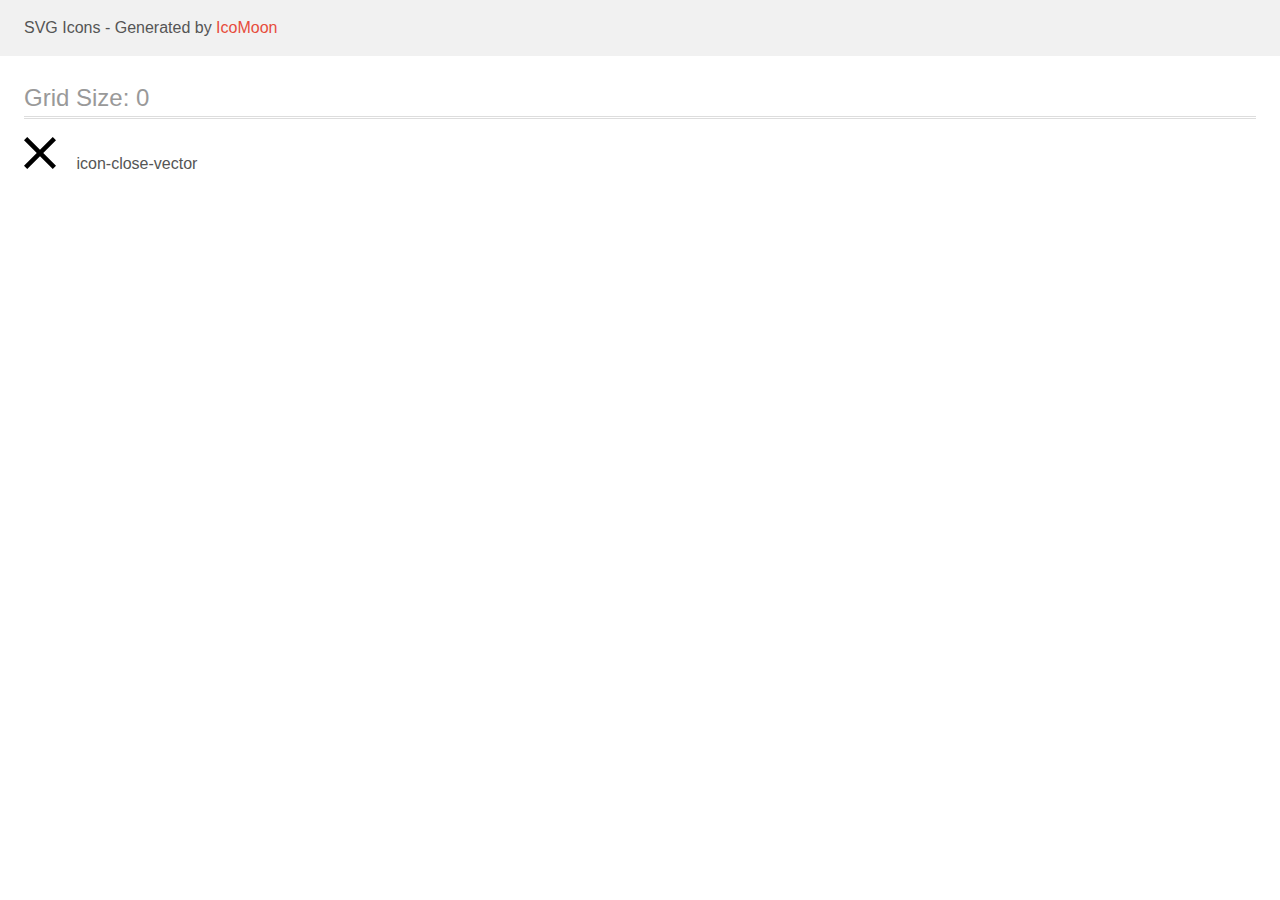
<file: images/close/demo.html>
<!doctype html>
<html>
<head>
    <title>IcoMoon - SVG Icons</title>
    <meta charset="utf-8">
    <meta name="viewport" content="width=device-width, initial-scale=1">
    <link rel="stylesheet" href="demo-files/demo.css">
    <link rel="stylesheet" href="style.css">
</head>
<body>
<svg aria-hidden="true" style="position: absolute; width: 0; height: 0; overflow: hidden;" version="1.1" xmlns="http://www.w3.org/2000/svg" xmlns:xlink="http://www.w3.org/1999/xlink">
<defs>
<symbol id="icon-close-vector" viewBox="0 0 32 32">
<path d="M32 3.223l-3.223-3.223-12.777 12.777-12.777-12.777-3.223 3.223 12.777 12.777-12.777 12.777 3.223 3.223 12.777-12.777 12.777 12.777 3.223-3.223-12.777-12.777 12.777-12.777z"></path>
</symbol>
</defs>
</svg>

<header class="bgc1 clearfix">
<div class="mhl">
    <p>SVG Icons - Generated by <a href="https://icomoon.io/app">IcoMoon</a></p>
</div>
</header>
    <div class="clearfix mhl ptl">
        <h1 class="mvm mtn fgc1">Grid Size: 0</h1>
        <div class="glyph fs1">
            <div class="clearfix pbs">
                <svg class="icon icon-close-vector"><use xlink:href="#icon-close-vector"></use></svg><span class="name"> icon-close-vector</span>
            </div>
        </div>
  </div>
<script defer src="svgxuse.js"></script>
</body>
</html>
</file>
<file: css/styles.css>
/* основний колір тексту rgba(117, 117, 117, 1) */
/* колір заголовків rgba(33, 33, 33, 1) */
/* фон білий rgba(238, 238, 238, 1) */
/*фон студія rgba(47, 48, 58, 1)*/
/* колір лого  чорний rgba(0, 0, 0, 1); синій rgba(33, 150, 243, 1) */
/* білий rgba(255, 255, 255, 1) */
/*фон кнопки rgba(245, 244, 250, 1);*/
/* footer телефон email rgba(255, 255, 255, 0.6) */
/* card bg #EEEEEE*/

:root {
    --primary-text-color: rgba(117, 117, 117, 1);
    --primary-title-color: rgba(33, 33, 33, 1);
    --primary-white-color: rgba(255, 255, 255, 1);
    --bcg-gray-color: rgba(47, 48, 58, 1);
    --bcg-gray-secondary-color: rgba(47, 48, 58, 0.8);
    --bcg-secondary-gray-color: rgba(245, 244, 250, 1);
    --logo-color: rgba(0, 0, 0, 1);
    --accent-color: rgba(33, 150, 243, 1);
    --filter-btn-color: rgba(245, 244, 250, 1);
    --footer-white-color: rgba(255, 255, 255, 0.6);
    --bg-card: #EEEEEE;
    --border-color: rgba(175, 177, 184, 1);
    --social-bg: rgba(255, 255, 255, 0.1);
    --overlay: rgba(0, 0, 0, 0.2);
}

body {
    background-color: var(--primary-white-color);
    color: var(--primary-text-color);
    font-family: 'Roboto', sans-serif;
}

.container {
    width: 1200px;
    padding-left: 15px;
    padding-right: 15px;
    margin-left: auto;
    margin-right: auto;
}

.aside {
    display: flex;
    align-items: center;
}

.list {
    padding: 0;
    margin: 0;
    list-style: none;
}

.visually-hidden {
  position: absolute;
  width: 1px;
  height: 1px;
  margin: -1px;
  border: 0;
  padding: 0;
  white-space: nowrap;
  clip-path: inset(100%);
  clip: rect(0 0 0 0);
  overflow: hidden;
}

img {
    display: block;
}

/*logo*/

.logo {
    margin-right: 93px;

    color: var(--logo-color);
 
    font-family: 'Raleway', sans-serif;;
    font-size: 26px;
    line-height: 1.17;
    font-weight: 700;
    text-decoration: none;
}

.logo-web  {
    color: var(--accent-color);
}

/*navigation*/

.nav-list {
    display: flex;
    
    font-size: 14px;
    line-height: 1.17;
    font-weight: 500;  
}

.nav-list .item:not(:last-child) {
    margin-right: 50px;
}

.nav-list .item {
    position: relative;
}

.nav-list .link  {
    display: block;
    padding-top: 32px;
    padding-bottom: 32px;

    color: var(--primary-title-color);
    text-decoration: none;
    
    transition-property: color;
    transition-duration: 250ms;
    transition-timing-function: cubic-bezier(0.4, 0, 0.2, 1);
}

.contact-list {
    display: flex;
    margin-left: auto;
}

.contact-list .item:not(:last-child){
    margin-right: 30px;
}

.contact-list .link,
.contact-list .tel {
    display: flex;
    align-items: center;

    color: var(--primary-text-color);
    
    font-size: 14px;
    line-height: 1.17;
    font-weight: 500;
    text-decoration: none;

    transition-property: color;
    transition-duration: 250ms;
    transition-timing-function: cubic-bezier(0.4, 0, 0.2, 1);
}

.tel-icon {
    margin-right: 10px;
   
    fill: currentColor;
}

.link-icon {
    margin-right: 10px;

    fill: currentColor;
}

.nav-list .link:focus ,
.nav-list .link:hover,
.contact-list .link:focus,
.contact-list .link:hover,
.contact-list .tel:focus,
.contact-list .tel:hover {
    color: var(--accent-color);  
    
}

.nav-list .link.current {
    color: var(--accent-color);
}

.nav-list .current::after {
    content: '';

    position: absolute;
    bottom: 0;

    display: block;
    width: 100%;
    height: 4px;
    border-radius: 2px;

    background-color: var(--accent-color);
}

header {
    border-bottom: 1px solid #ECECEC;
}

/*page studio start*/

.main.section {
    max-width: 1600px;
    height: 600px;
    margin-left: auto;
    margin-right: auto;
    padding-top: 200px;
    padding-bottom: 200px;

    background-color: rgba(196, 196, 196, 1);
    background-image: linear-gradient(
        to right, rgba(47, 48, 58, 0.4), rgba(47, 48, 58, 0.4)
        ),
    url(../images/banner.jpg)
}

.section {
    padding-top: 94px;
    padding-bottom: 94px;
}
/*banner*/

.main {
    background-color: var(--bcg-gray-color);
}

.main .container {
    display: block;
}

.main-banner {
    width: 696px;
    margin-top: 0;
    margin-bottom: 0;
    margin-left: auto;
    margin-right: auto;
    text-align: center;

    color: var(--primary-white-color);

    font-size: 44px;
    line-height: 1.36;
    font-weight: 900;
}

.main .btn {
    display: block;
    margin-top: 30px;
    margin-left: auto;
    margin-right: auto;
    padding: 10px 24px;
    border-radius: 4px;

    background-color: var(--accent-color);
    color: var(--primary-white-color);

    font-size: 16px;
    line-height: 1.87;
    font-weight: 700;
    cursor: pointer;
}

/*modal*/

.backdrop {
    position: fixed;
    top: 0;
    left: 0;
    transition-property: opacity, visibility;
    transition-duration: 250ms;
    transition-timing-function: cubic-bezier(0.4, 0, 0.2, 1);
    
    width: 100%;
    height: 100%;

    background-color: var(--overlay);
}

.is-hidden {
    opacity: 0;
    pointer-events: none;
    visibility: hidden;    
}

.modal {
    position: absolute;
    top: 50%;
    left: 50%;
    transition-property: transform;
    transition-duration: 250ms;
    transition-timing-function: cubic-bezier(0.4, 0, 0.2, 1);
    transform: translate(-50%, -50%) scale(1);

    width: 528px;
    height: 581px;
    border-radius: 4px;

    background-color: var(--primary-white-color);
}

.backdrop.is-hidden .modal {
    transform: scale(0.2);
    
}

.modal-btn {
    position: absolute;
    top: 8px;
    right: 8px;

    padding: 10px;
    border: 1px solid rgba(0, 0, 0, 0.1);
    border-radius: 50%;

    cursor: pointer;
}

/*section features*/

.section-list {
    display: flex;
}

.section .size {
    width: 270px;
}

.section .subtitle {
    margin: 0;

    color: var(--primary-title-color);

    font-size: 14px;
    line-height: 1.17;
}

.section-list p {
    margin-top: 10px;
    margin-bottom: 0;

    font-size: 14px;
    line-height: 1.71;
}

.section-list .item:not(:last-child) {
    margin-right: 30px;
}



/*works*/

.works {
    padding-top: 0;
}

.section-title {
    margin-top: 0;
    margin-bottom: 50px;
    margin-left: auto;
    margin-right: auto;
    text-align: center;

    color: var(--primary-title-color);

    font-size: 36px;
    line-height: 1.17;
}

.works .item {
    position: relative;
}

.icon-bg {
    display: flex;
    height: 120px;
    margin-bottom: 30px;
    justify-content: center;
    align-items: center;

    border-radius: 4px;
    
    background-color: var(--bcg-secondary-gray-color);
}

.works .description {
    position: absolute;
    bottom: 0;

    display: flex;
    width: 370px;
    height: 70px;
    margin: 0;
    justify-content: center;
    align-items: center;


    font-weight: 700;
    font-size: 14px;
    line-height: 1.17;

    color: var(--primary-white-color);
    background-color: var(--bcg-gray-secondary-color);




}

/*team*/

.team .container {
    flex-wrap: wrap;
}

.team {
    background-color: var(--bcg-secondary-gray-color);
}

.team-list {
    display: flex;
}

.team-list .item {
    border-radius: 0 0 4px 4px;
    background-color: #fff;

    box-shadow: 0px 2px 1px 0px rgba(0, 0, 0, 0.14)
}

.team-list .item:not(:last-child) {
    margin-right: 30px;
}

.team-title {
    margin-top: 0;
    margin-bottom: 50px;
    margin-left: auto;
    margin-right: auto;
    text-align: center;

    color: var(--primary-title-color);

    font-size: 36px;
    line-height: 1.17;
}

.team-content {
    padding-top: 30px;
    padding-bottom: 30px;
    
}

.team .subtitle {
    margin-bottom: 10px;
    text-align: center;

    color: var(--primary-title-color);

    font-size: 16px;
    line-height: 1.17; 
    font-weight: 500;
}

.team-list p {
    margin: 0 0 16px 0;
    text-align: center;
}

.social {
    display: flex;
    padding: 0;
    justify-content: center;

    list-style: none;
}

.team-list .social-link {
    display: flex;
    width: 44px;
    height: 44px;
    justify-content: center;
    align-items: center;
    border-radius: 50%;
    
    fill: var(--border-color);

    transition-property: border-radius, background-color, fill;
    transition-duration: 250ms;
    transition-timing-function: cubic-bezier(0.4, 0, 0.2, 1);
}

.team-list .social-item:not(:last-child) {
    margin-right: 10px;
}


.team-list .social-link:hover,
.team-list .social-link:focus {
    border-radius: 50%;
    background-color: var(--accent-color);
    fill: var(--primary-white-color);

}

.client-list {
    display: flex;
    justify-content: center;
}

.client-list .item:not(:last-child) {
    margin-right: 30px;
}

.client-link {
    display: flex;
    width: 170px;
    height: 92px;
    justify-content: center;
    align-items: center;

    border: 1px solid var(--border-color);
    border-radius: 4px;
    
    fill: var(--border-color);

    transition-property: fill, border;
    transition-duration: 250ms;
    transition-timing-function: cubic-bezier(0.4, 0, 0.2, 1);
}


.client-link:hover,
.client-link:focus {
    fill: var(--accent-color);
    border: 1px solid var(--accent-color);
}

/*page studio end*/

/*page portfolio start*/

/*button filter*/

.btn-list {
    display: flex;
    justify-content: center;
}

.btn {
    padding: 6px 22px;
    border: none;
    border-radius: 4px;

    color: var(--primary-title-color);
    background: var(--filter-btn-color);

    font-size: 16px;
    line-height: 1.63;
    font-weight: 500;
    cursor: pointer;

    transition-property: color, background, box-shadow;
    transition-duration: 250ms;
    transition-timing-function: cubic-bezier(0.4, 0, 0.2, 1);
}

.btn-list .item:not(:last-child){
margin-right: 8px;
}
.btn:focus,
.btn:hover {
    color: var(--primary-white-color);
    background: var(--accent-color);

    box-shadow: 0px 2px 2px 0px rgba(0, 0, 0, 0.12);
}

/*portfolio*/

.portfolio-list {
    display: flex;
    flex-wrap: wrap;
    margin-top: 50px;

    list-style: none;  
}

.portfolio-list .card {
    
    width: calc((100% - 60px) / 3);
    margin-right: 30px;
    margin-bottom: 30px;
}

.portfolio-list .card:nth-child(3n) {
    margin-right: 0;
}

.portfolio-list .card:nth-last-child(-n + 3) {
    margin-bottom: 0;
}

.portfolio-list .block-overlay {
    position: relative;
    overflow: hidden;
    
}

.portfolio-list .link {
    transition-property: box-shadow;
    transition-duration: 250ms;
    transition-timing-function: cubic-bezier(0.4, 0, 0.2, 1);
}

.overlay {
    position: absolute;
    top: 0;
    left: 0;
    width: 100%;
    height: 100%;
    margin: 0;
    padding: 63px 24px;

    background-color: rgba(33, 150, 243, 0.9);
    color: var(--primary-white-color);

    transform: translateY(100%);

    font-weight: 400;
    font-size: 18px;
    line-height: 1.55;

    transition-property: transform;
    transition-duration: 250ms;
    transition-timing-function: cubic-bezier(0.4, 0, 0.2, 1);
}

.portfolio-list .link:hover .overlay,
.portfolio-list .link:hover,
.portfolio-list .link:focus {
    box-shadow: 1px 4px 6px 0px rgba(0, 0, 0, 0.16);

    transform: translateY(0);

}

.card a {
    display: flex;
    flex-direction: column;
}

.card-border {
    padding:20px 24px 20px 24px;
    border-style: solid;
    border-width: 0 1px 1px 1px;
    border-color: var(--bg-card);
}

.portfolio-list a {
    text-decoration: none;
}

.portfolio-list .title {
    margin: 0;

    color: var(--primary-title-color);

    font-size: 18px;
    line-height: 2;
}

.portfolio-list .description {
    margin: 4px 0 0 0;
    color: var(--primary-text-color);
    font-size: 16px;
    line-height: 1.88;
}

/*page portfolio end*/

/*footer*/

footer {
    padding-top: 60px;
    padding-bottom: 60px;

    background-color: var(--bcg-gray-color); 
}

.footer {
    display: flex;
    align-items: baseline;
}

.first-block {
    margin-right: 70px;
}

.footer .logo {
    margin-right: auto;

    color: var(--primary-white-color);
}

.footer-address {
    margin-top: 28px;
    margin-right: auto;
    
    color: var(--primary-white-color);
    font-size: 14px;
    font-style: normal;
}

.footer-list {
    margin-top: 12px;
}

.footer-list .item:not(:first-child) {
    margin-top: 12px;
}
.footer-list .link,
.footer-list .tel {
    color: var(--footer-white-color);
    font-weight: 400;
    text-decoration: none;
}

.secondary-block .title {
    margin: 0 90px 20px 0;

    color: var(--primary-white-color);
    font-size: 14px;
    font-weight: 700;
    line-height: 1.17;
}
.ft-list {
    display: flex;
}

.ft-list .item:not(:last-child) {
    margin-right: 10px;
}

.ft-list .social-link {
    display: flex;
    width: 44px;
    height: 44px;
    justify-content: center;
    align-items: center;

    border-radius: 50%;

    background-color: var(--social-bg);
    fill: var(--primary-white-color);

    transition-property: background-color;
    transition-duration: 250ms;
    transition-timing-function: cubic-bezier(0.4, 0, 0.2, 1);
}

.ft-list .social-link:hover,
.ft-list .social-link:focus {
    background-color: var(--accent-color);
}
</file>
<file: images/demo-files/demo.css>
body {
  padding: 0;
  margin: 0;
  font-family: sans-serif;
  font-size: 1em;
  line-height: 1.5;
  color: #555;
  background: #fff;
}
h1 {
  font-size: 1.5em;
  font-weight: normal;
  box-shadow: 0 1px #ddd, 0 2px #fff, 0 3px #ddd;
}
small {
  font-size: .66666667em;
}
a {
  color: #e74c3c;
  text-decoration: none;
}
a:hover, a:focus {
  box-shadow: 0 1px #e74c3c;
}
.bshadow0, input {
  box-shadow: inset 0 -2px #e7e7e7;
}
input:hover {
  box-shadow: inset 0 -2px #ccc;
}
input, fieldset {
  font-size: 1em;
  margin: 0;
  padding: 0;
  border: 0;
}
input {
  color: inherit;
  line-height: 1.5;
  height: 1.5em;
  padding: .25em 0;
}
input:focus {
  outline: none;
  box-shadow: inset 0 -2px #449fdb;
}
.glyph {
  font-size: 16px;
  margin-right: 1.5em;
  float: left;
  width: 6em;
}
svg {
  color: #000;
}
.liga {
  width: 80%;
  width: calc(100% - 2.5em);
}
.talign-right {
  text-align: right;
}
.talign-center {
  text-align: center;
}
.bgc1 {
  background: #f1f1f1;
}
.fgc0 {
  color: #000;
}
.fgc1 {
  color: #999;
}
p {
  margin-top: 1em;
  margin-bottom: 1em;
}
.mvm {
  margin-top: .75em;
  margin-bottom: .75em;
}
.mtn {
  margin-top: 0;
}
.mtl, .mal {
  margin-top: 1.5em;
}
.mbl, .mal {
  margin-bottom: 1.5em;
}
.mal, .mhl {
  margin-left: 1.5em;
  margin-right: 1.5em;
}
.mhmm {
  margin-left: 1em;
  margin-right: 1em;
}
.ptl {
  padding-top: 1.5em;
}
.pbs, .pvs {
  padding-bottom: .25em;
}
.pvs, .pts {
  padding-top: .25em;
}
.unit {
  float: left;
}
.unitRight {
  float: right;
}
.size1of2 {
  width: 50%;
}
.size1of1 {
  width: 100%;
}
.clearfix:before, .clearfix:after {
  content: " ";
  display: table;
}
.clearfix:after {
  clear: both;
}
.hidden-true {
  display: none;
}
.textbox0 {
  width: 3em;
  background: #f1f1f1;
  padding: .25em .5em;
  line-height: 1.5;
  height: 1.5em;
}
.fs0 {
  font-size: 16px;
}
.fs1 {
  font-size: 32px;
}
.name {
  font-size: 0.5em;
  margin-left: 1em;
}
</file>
<file: images/style.css>
.icon {
  display: inline-block;
  width: 1em;
  height: 1em;
  stroke-width: 0;
  stroke: currentColor;
  fill: currentColor;
}

/* ==========================================
Single-colored icons can be modified like so:
.icon-name {
  font-size: 32px;
  color: red;
}
========================================== */

.icon-internet {
  width: 0.9423828125em;
}
</file>
<file: images/close/demo-files/demo.css>
body {
  padding: 0;
  margin: 0;
  font-family: sans-serif;
  font-size: 1em;
  line-height: 1.5;
  color: #555;
  background: #fff;
}
h1 {
  font-size: 1.5em;
  font-weight: normal;
  box-shadow: 0 1px #ddd, 0 2px #fff, 0 3px #ddd;
}
small {
  font-size: .66666667em;
}
a {
  color: #e74c3c;
  text-decoration: none;
}
a:hover, a:focus {
  box-shadow: 0 1px #e74c3c;
}
.bshadow0, input {
  box-shadow: inset 0 -2px #e7e7e7;
}
input:hover {
  box-shadow: inset 0 -2px #ccc;
}
input, fieldset {
  font-size: 1em;
  margin: 0;
  padding: 0;
  border: 0;
}
input {
  color: inherit;
  line-height: 1.5;
  height: 1.5em;
  padding: .25em 0;
}
input:focus {
  outline: none;
  box-shadow: inset 0 -2px #449fdb;
}
.glyph {
  font-size: 16px;
  margin-right: 1.5em;
  float: left;
  width: 6em;
}
svg {
  color: #000;
}
.liga {
  width: 80%;
  width: calc(100% - 2.5em);
}
.talign-right {
  text-align: right;
}
.talign-center {
  text-align: center;
}
.bgc1 {
  background: #f1f1f1;
}
.fgc0 {
  color: #000;
}
.fgc1 {
  color: #999;
}
p {
  margin-top: 1em;
  margin-bottom: 1em;
}
.mvm {
  margin-top: .75em;
  margin-bottom: .75em;
}
.mtn {
  margin-top: 0;
}
.mtl, .mal {
  margin-top: 1.5em;
}
.mbl, .mal {
  margin-bottom: 1.5em;
}
.mal, .mhl {
  margin-left: 1.5em;
  margin-right: 1.5em;
}
.mhmm {
  margin-left: 1em;
  margin-right: 1em;
}
.ptl {
  padding-top: 1.5em;
}
.pbs, .pvs {
  padding-bottom: .25em;
}
.pvs, .pts {
  padding-top: .25em;
}
.unit {
  float: left;
}
.unitRight {
  float: right;
}
.size1of2 {
  width: 50%;
}
.size1of1 {
  width: 100%;
}
.clearfix:before, .clearfix:after {
  content: " ";
  display: table;
}
.clearfix:after {
  clear: both;
}
.hidden-true {
  display: none;
}
.textbox0 {
  width: 3em;
  background: #f1f1f1;
  padding: .25em .5em;
  line-height: 1.5;
  height: 1.5em;
}
.fs0 {
  font-size: 16px;
}
.fs1 {
  font-size: 32px;
}
.name {
  font-size: 0.5em;
  margin-left: 1em;
}
</file>
<file: images/close/style.css>
.icon {
  display: inline-block;
  width: 1em;
  height: 1em;
  stroke-width: 0;
  stroke: currentColor;
  fill: currentColor;
}

/* ==========================================
Single-colored icons can be modified like so:
.icon-name {
  font-size: 32px;
  color: red;
}
========================================== */
</file>
